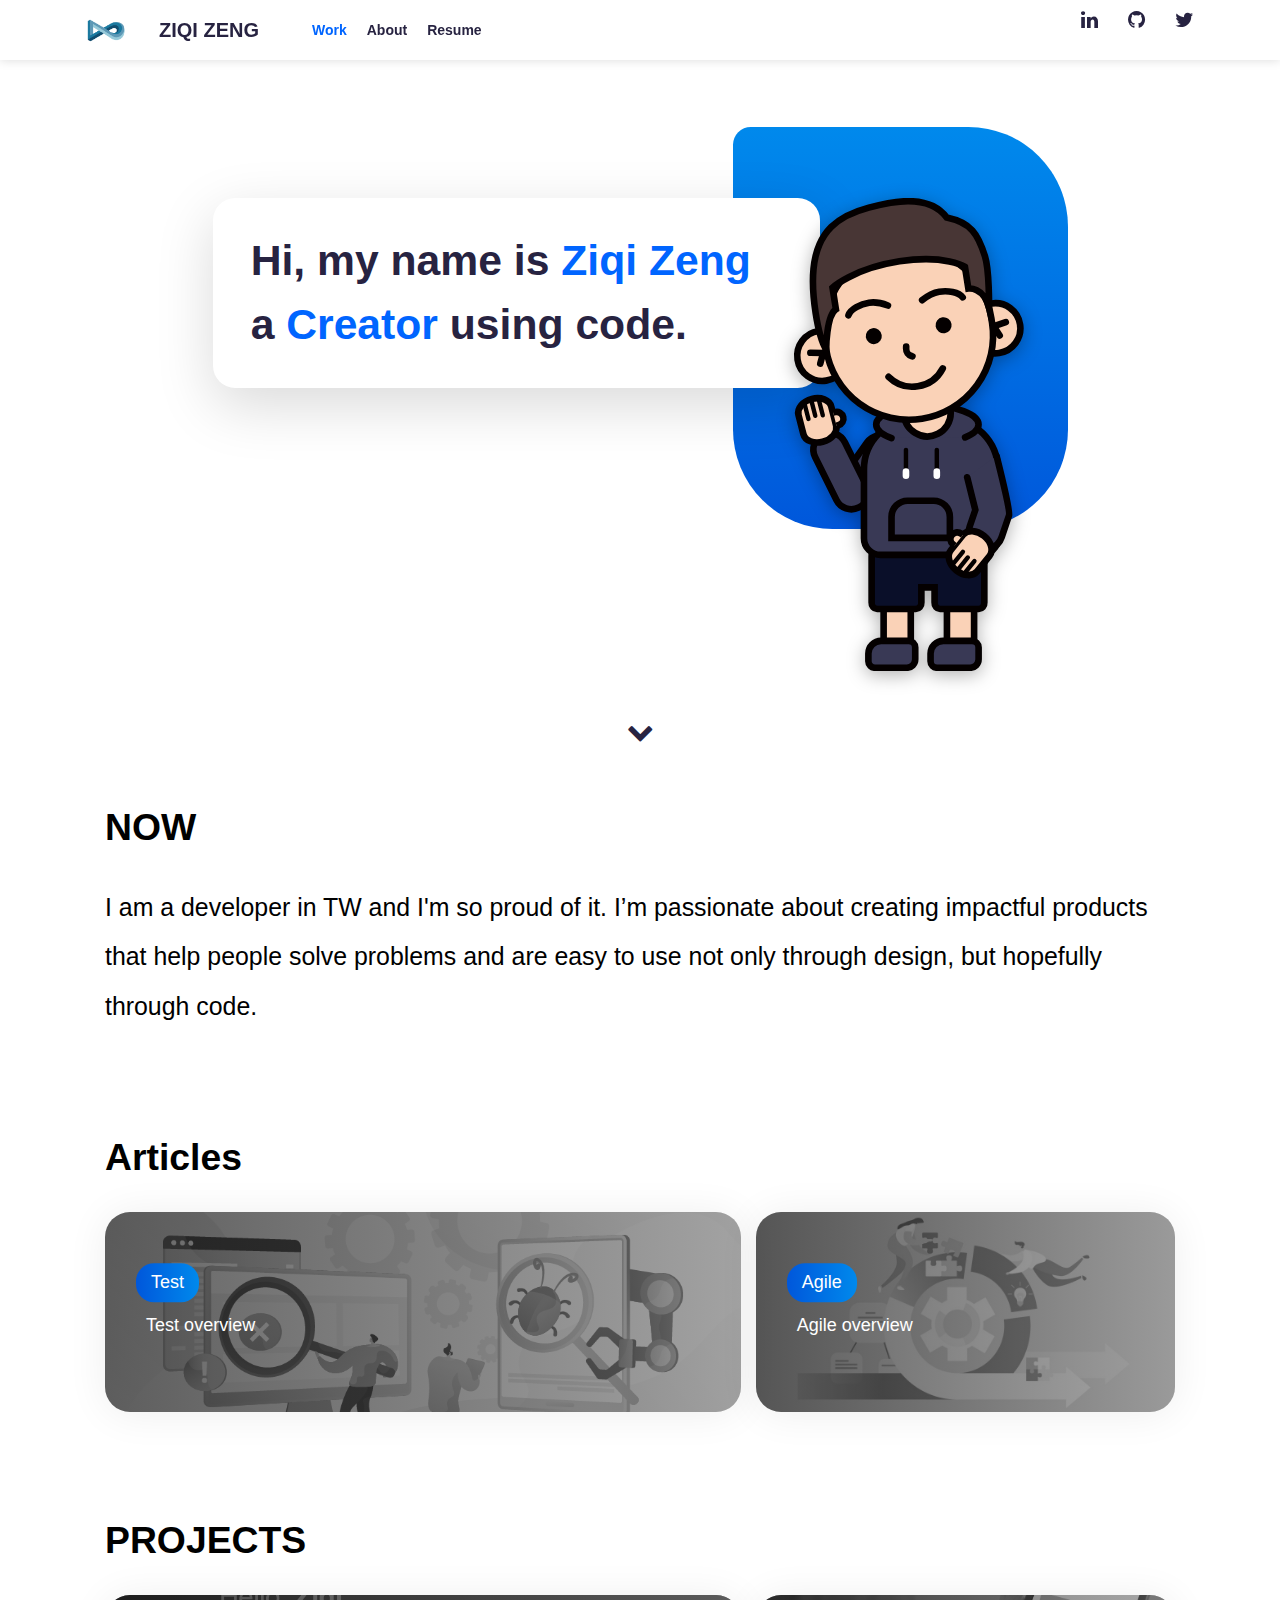
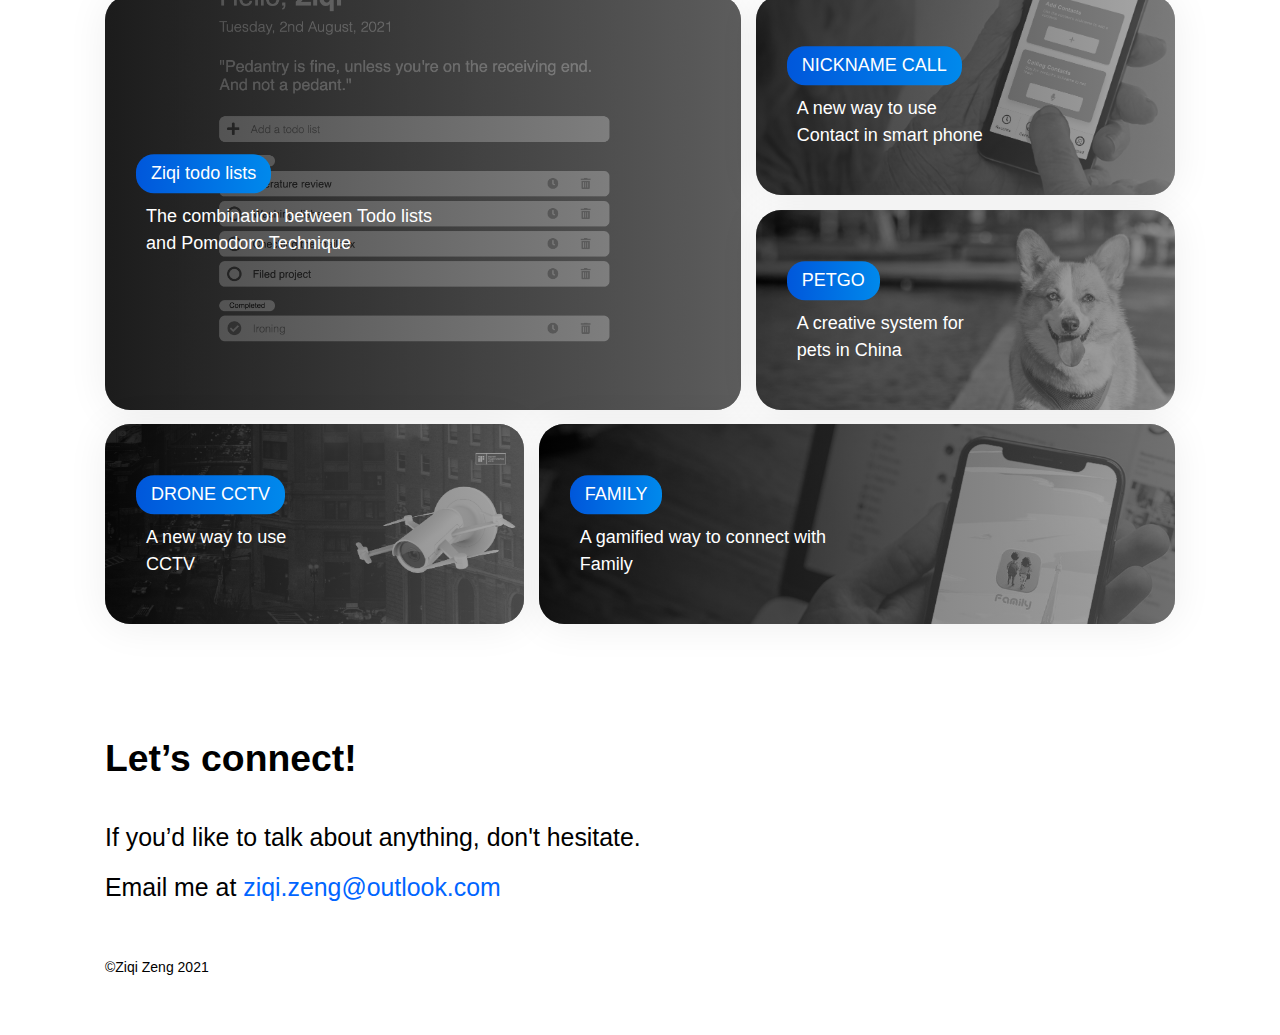
<file: index.html>
<!DOCTYPE html>
<html lang="en">

<head>
    <meta charset="UTF-8">
    <meta http-equiv="X-UA-Compatible" content="IE=edge">
    <!-- adding user-scalable=0, minimum-scale=1.0, maximum-scale=1.0 to make display or manipulate correctly -->
    <meta name="viewport"
          content="width=device-width, initial-scale=1.0, user-scalable=0, minimum-scale=1.0, maximum-scale=1.0">
    <!-- tag icon -->
    <link rel="shortcut icon" href="logo.png" type="image/x-icon">

    <!-- import normalize.css -->
    <link rel="stylesheet" href="css/normalize.css">


    <!-- change tab name -->
    <title>Ziqi Zeng</title>
    <!-- improve SEO -->
    <!-- don't need to add a tag <meta keywords> because google don't consider it as a ranking factor -->
    <meta name="description" content="Ziqi Zeng's portfolio focusing on Front-end development & UX design, this is a test for Teams link preview">

    <!-- required libraries -->
    <!-- for icons -->
    <link rel="stylesheet" href="https://cdnjs.cloudflare.com/ajax/libs/font-awesome/4.7.0/css/font-awesome.min.css"/>
    <!-- for animation of elements -->
    <!-- <script src="https://unpkg.com/scrollreveal"></script> -->
    <!-- decide if your elements animate repeatly -->
    <!-- <script>
        ScrollReveal({ reset: false });
    </script> -->
    <!-- import flexible.js to set font-size of body automatically based on the width of window of browsers -->
    <script src="js/flexible.js"></script>

    <!-- using BootStrap 4.x.x for better for better stability and more references -->
    <!-- maybe using original css and js is a good choice to learn -->
    <!-- <link rel="stylesheet" href="https://cdn.jsdelivr.net/npm/bootstrap@4.6.0/dist/css/bootstrap.min.css"
        integrity="sha384-B0vP5xmATw1+K9KRQjQERJvTumQW0nPEzvF6L/Z6nronJ3oUOFUFpCjEUQouq2+l" crossorigin="anonymous"> -->
    <!-- import index.css, this css must be under the bootstrap.css because it need to override the properties of bootstrap.css -->
    <link rel="stylesheet" href="./css/index.css">
</head>

<body>
<!-- nav start -->
<nav class="navbar">
    <a class="nav-logo" href="./index.html"><img width="40" height="40" src="images/logo.png" alt=""><span>Ziqi
                Zeng</span>
    </a>
    <button href="javascript:;" class="burger">
        <div class="line1"></div>
        <div class="line2"></div>
    </button>
    <div class="nav-con">
        <ul class="nav-con-left">
            <li class="nav-item">
                <a class="nav-link nav-current " href="#project">Work</span></a>
            </li>
            <li class="nav-item">
                <a class="nav-link" href="./about.html">About</a>
            </li>
            <li class="nav-item">
                <a class="nav-link" href="./documents/Resume.pdf">Resume</a>
            </li>
            <!-- <li class="nav-item">
                <a class="nav-link" href="#">Etc.</a>
            </li> -->
        </ul>
        <ul class="nav-con-right">
            <li class="nav-item">
                <a class="nav-link" href="https://www.linkedin.com/in/ziqi-zeng-a37843206/"><i
                        class="fa fa-linkedin"></i></a>
            </li>
            <li class="nav-item">
                <a class="nav-link" href="https://github.com/zzzziqi"><i class="fa fa-github"></i></a>
            </li>
            <li class="nav-item">
                <a class="nav-link" href="https://twitter.com/zzzziqi"><i class="fa fa-twitter"></i></a>
            </li>
        </ul>
    </div>

</nav>
<!-- nav end -->

<div class="container">
    <!-- Hero start -->
    <div class="hero">
        <div class="bg"></div>
        <div class="hero-text">
            <h1>Hi, my name is <span>Ziqi Zeng</span>
                a <span>Creator</span> using code.</h1>
        </div>
        <!-- <img src="images/selfie.svg" alt=""> -->
        <embed class="hero-image" src="images/selfie.svg"></embed>
        <!-- <div><img class="hero-image" src="images/selfie.svg" alt=""></div> -->
        <div class="scroll-down"><a href="#"><i class="fa fa-chevron-down"></i></a></div>
    </div>
    <!-- Hero end -->


    <!-- Brief start -->
    <div class="brief">
        <h4>NOW</h4>
        <p>I am a developer in TW and I'm so proud of it. I’m
            passionate about creating impactful products that help people solve problems and are easy to use not
            only through design, but hopefully through code.</p>
    </div>
    <!-- Brief end -->

    <!-- Project start -->
    <div class="project" id="project">
        <h4>Articles</h4>
        <ul class="project-container">
            <li class="project-item" style="height: 200px; width:100%">
                <a href="./articles/test">
                    <h6>Test</h6>
                    <h6>Test overview</h6>
                    <span class="mask"></span>
                    <img class="gray" src="./images/test.png" alt="">
                </a>
            </li>
            <li class="project-item" style="height: 200px; width: 100%">
                <a href="./articles/agile">
                    <h6>Agile</h6>
                    <h6>Agile overview</h6>
                    <span class="mask"></span>
                    <img class="gray" src="./images/agile.jpeg" alt="">
                </a>
            </li>
        </ul>

        <h4 >PROJECTS</h4>
        <ul class="project-container">
            <li class="project-item">
                <a href="./todolists-oop/index.html">
                    <h6>Ziqi todo lists</h6>
                    <h6>The combination between Todo lists and Pomodoro Technique</h6>
                    <span class="mask"></span>
                    <img class="gray" src="./images/TodoList.png" alt="">
                </a>
            </li>
            <li class="project-item">
                <a href="./nicknameCall.html">
                    <h6>NICKNAME CALL</h6>
                    <h6>A new way to use Contact in smart phone</h6>
                    <span class="mask"></span>
                    <img class="gray" src="./images/NicknameCall.jpg" alt="">
                </a>
            </li>
            <li class="project-item">
                <a href="./petGo.html">
                    <h6>PETGO</h6>
                    <h6>A creative system for pets in China</h6>
                    <span class="mask"></span>
                    <img class="gray" src="./images/PetGo.jpg" alt="">
                </a>
            </li>
            <li class="project-item">
                <a href="./droneCCTV.html">
                    <h6>DRONE CCTV</h6>
                    <h6>A new way to use CCTV</h6>
                    <span class="mask"></span>
                    <img class="gray" src="./images/DroneCCTV2.jpg" alt="">
                    <img class="gray drone-base" src="./images/DroneCCTV3.jpg" alt="">
                    <img class="gray drone" src="./images/DroneCCTV4.png" alt="">
                </a>
            </li>
            <li class="project-item">
                <a href="./family.html">
                    <h6>FAMILY</h6>
                    <h6>A gamified way to connect with Family</h6>
                    <span class="mask"></span>
                    <img class="gray" src="./images/Family.jpg" alt="">
                </a>
            </li>
            <!-- <li class="project-item">
                <a href="javascript:;">
                    <h6>SMART RECIPE</h6>
                    <h6>Coming soooooooon</h6>
                    <span class="mask"></span>
                    <img class="gray" src="./images/Smart Recipe.jpg" alt="">
                </a>
            </li> -->
        </ul>
    </div>
    <!-- Project End -->
    <div class="connect">
        <h4>Let’s connect!</h4>
        <p>If you’d like to talk about anything, don't hesitate.<br/>
            Email me at <a href="mailto:ziqi.zeng@outlook.com">ziqi.zeng@outlook.com</a>
        </p>
        <a href="#" class="btt"><i class="fa fa-chevron-up">
            <p>Back to top</p>
        </i></a>
        <small>&copy;Ziqi Zeng 2021</small>
    </div>
</div>

<script src="js/index.js"></script>
</body>

</html>
</file>
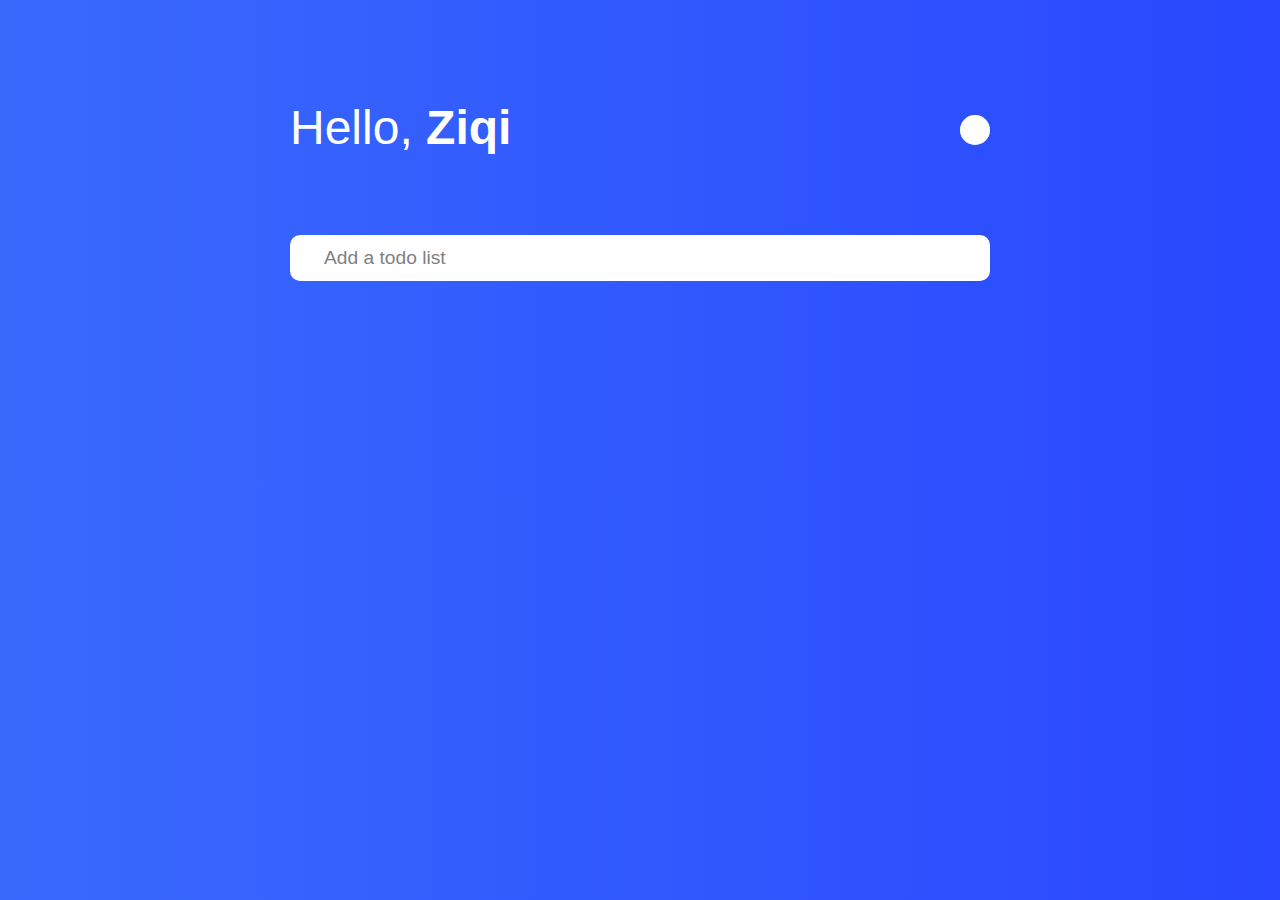
<file: todolists-oop/index.html>
<!DOCTYPE html>
<html lang="en">

<head>
    <meta charset="UTF-8">
    <meta http-equiv="X-UA-Compatible" content="IE=edge">
    <meta name="viewport" content="width=device-width, initial-scale=1.0">
    <title>Document</title>
    <link rel="stylesheet" href="style.css">
    <link rel="stylesheet" href="https://cdnjs.cloudflare.com/ajax/libs/font-awesome/5.15.3/css/all.min.css"
        integrity="sha512-iBBXm8fW90+nuLcSKlbmrPcLa0OT92xO1BIsZ+ywDWZCvqsWgccV3gFoRBv0z+8dLJgyAHIhR35VZc2oM/gI1w=="
        crossorigin="anonymous" referrerpolicy="no-referrer" />

</head>

<body>
    <div class="todo-container">

        <!-- <iframe width="560px" height="315px" min-width="320px" max-width="700px" class="music-video"
            onclick="onPlayerStateChange()" src="https://www.youtube-nocookie.com/embed/5qap5aO4i9A?"
            title="YouTube video player" frameborder="0"
            allow="accelerometer; autoplay; clipboard-write; encrypted-media; gyroscope; picture-in-picture"
            allowfullscreen></iframe> -->
        <div id="player" class="music-video"></div>
        <div class="title">
            <h1>Hello, <em>Ziqi</em></h1>
            <h3 class="date"></h3>
            <h1 class="inspiration"></h1>
            <button class="music"><i class="fas fa-music"></i>
                <div class="shadow"></div>
                <div class="shadow"></div>
            </button>
            <!-- <button class="more-option">
                <ul class="more-icon">
                    <li></li>
                    <li></li>
                    <li></li>
                </ul>
            </button> -->
        </div>
        <div class="adding">
            <button class="adding-icon"><i class="fas fa-plus"></i></button>
            <input type="text" placeholder="Add a todo list" maxlength="30" spellcheck="false"></input>
        </div>
        <!-- <div class="progress">
            <div class="progress-external-bar">
            </div>
            <p class="progress-text">I’m making progress!</p>
        </div> -->


        <div class="todo-lists">
            <h5 class="todo-lists-title">To do lists</h5>
            <ul class="todo-list-container">
            </ul>
        </div>

        <div class="completed">
            <h5 class="completed-title">Completed</h5>
            <ul class="completed-container">
            </ul>
        </div>
        <div class="delete-list-warning">
            <div class="panel">
                <h6></h6>
                <p>You won't be able to undo this action.</p>
                <div class="warnig-control">
                    <button class="cancel">cancel</button>
                    <button class="confirm-delete">Delete list</button>
                </div>
            </div>
        </div>
        <audio src="./audio/finish.wav" class="prompt"></audio>
        <audio src="./audio/clock alarm.wav" class="timesup"></audio>
    </div>
    <script src="https://www.youtube.com/iframe_api"></script>
    <script src="app.js"></script>
</body>

</html>
</file>
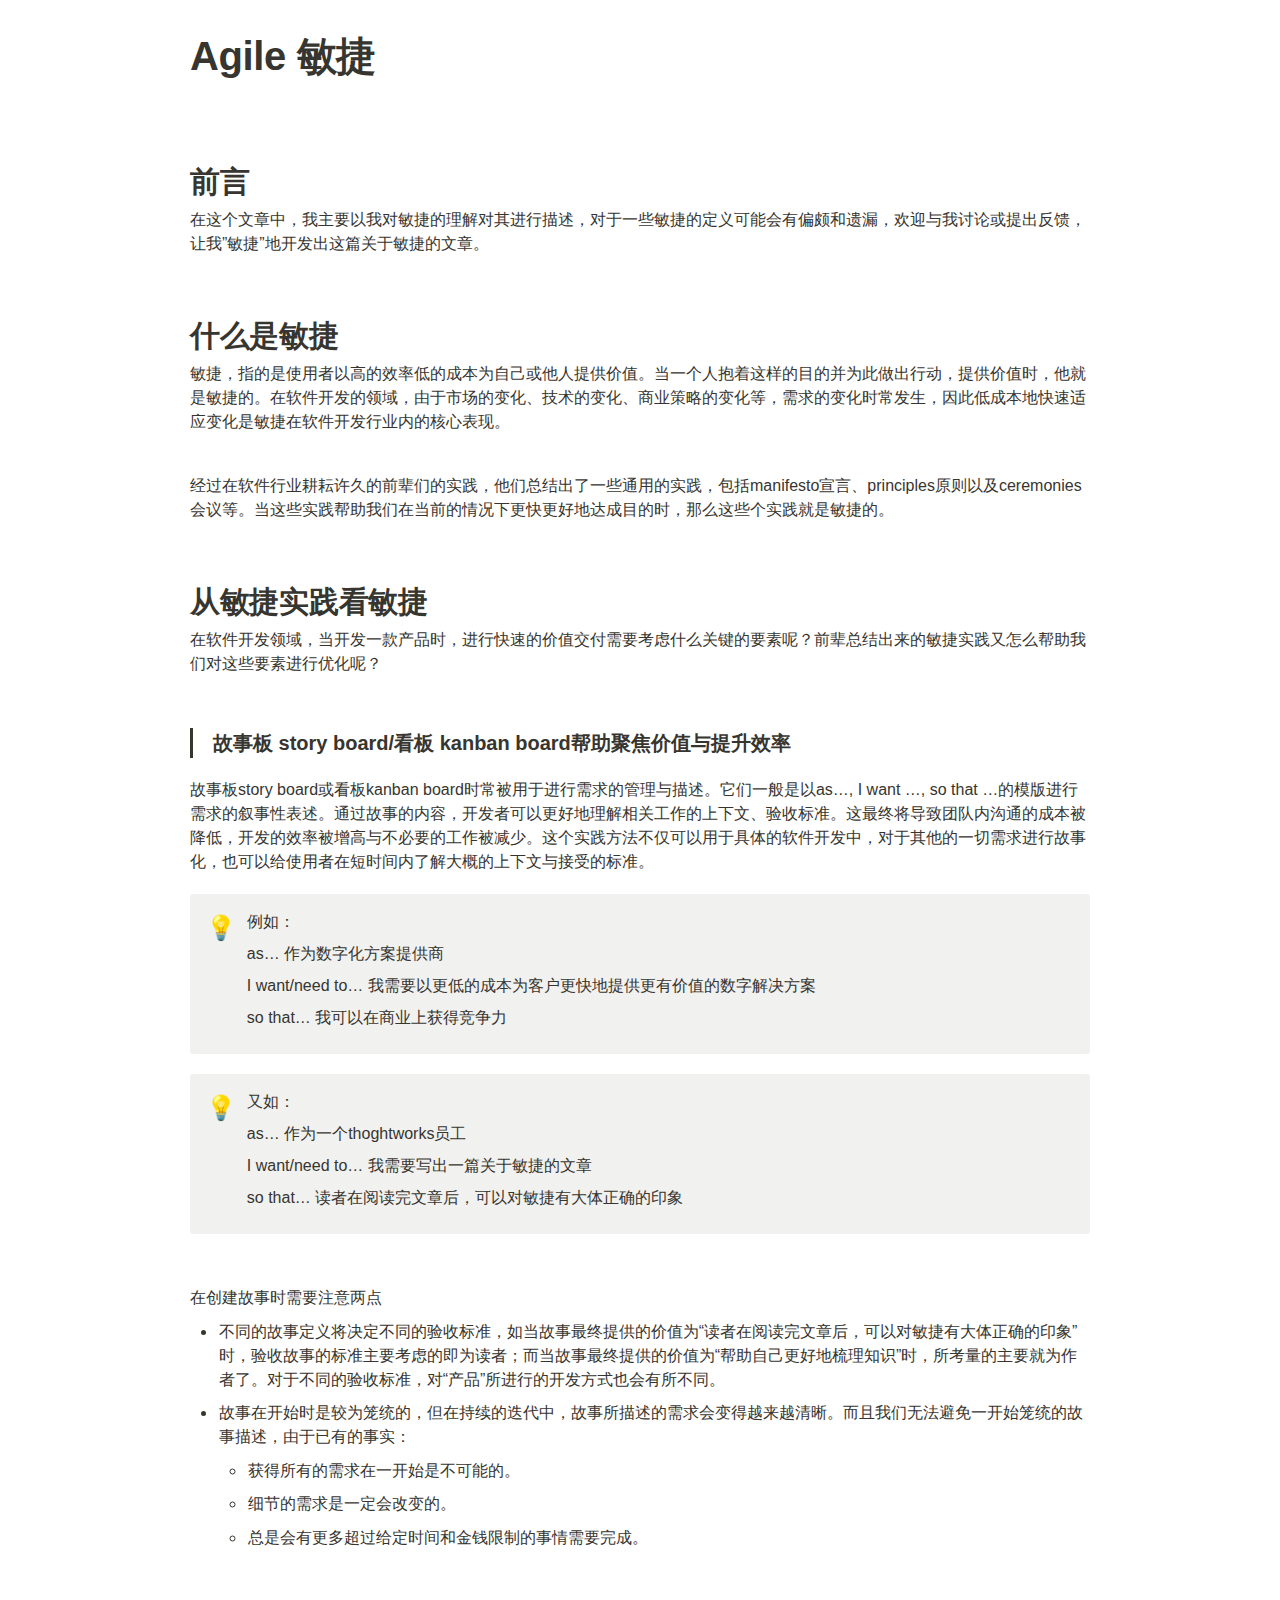
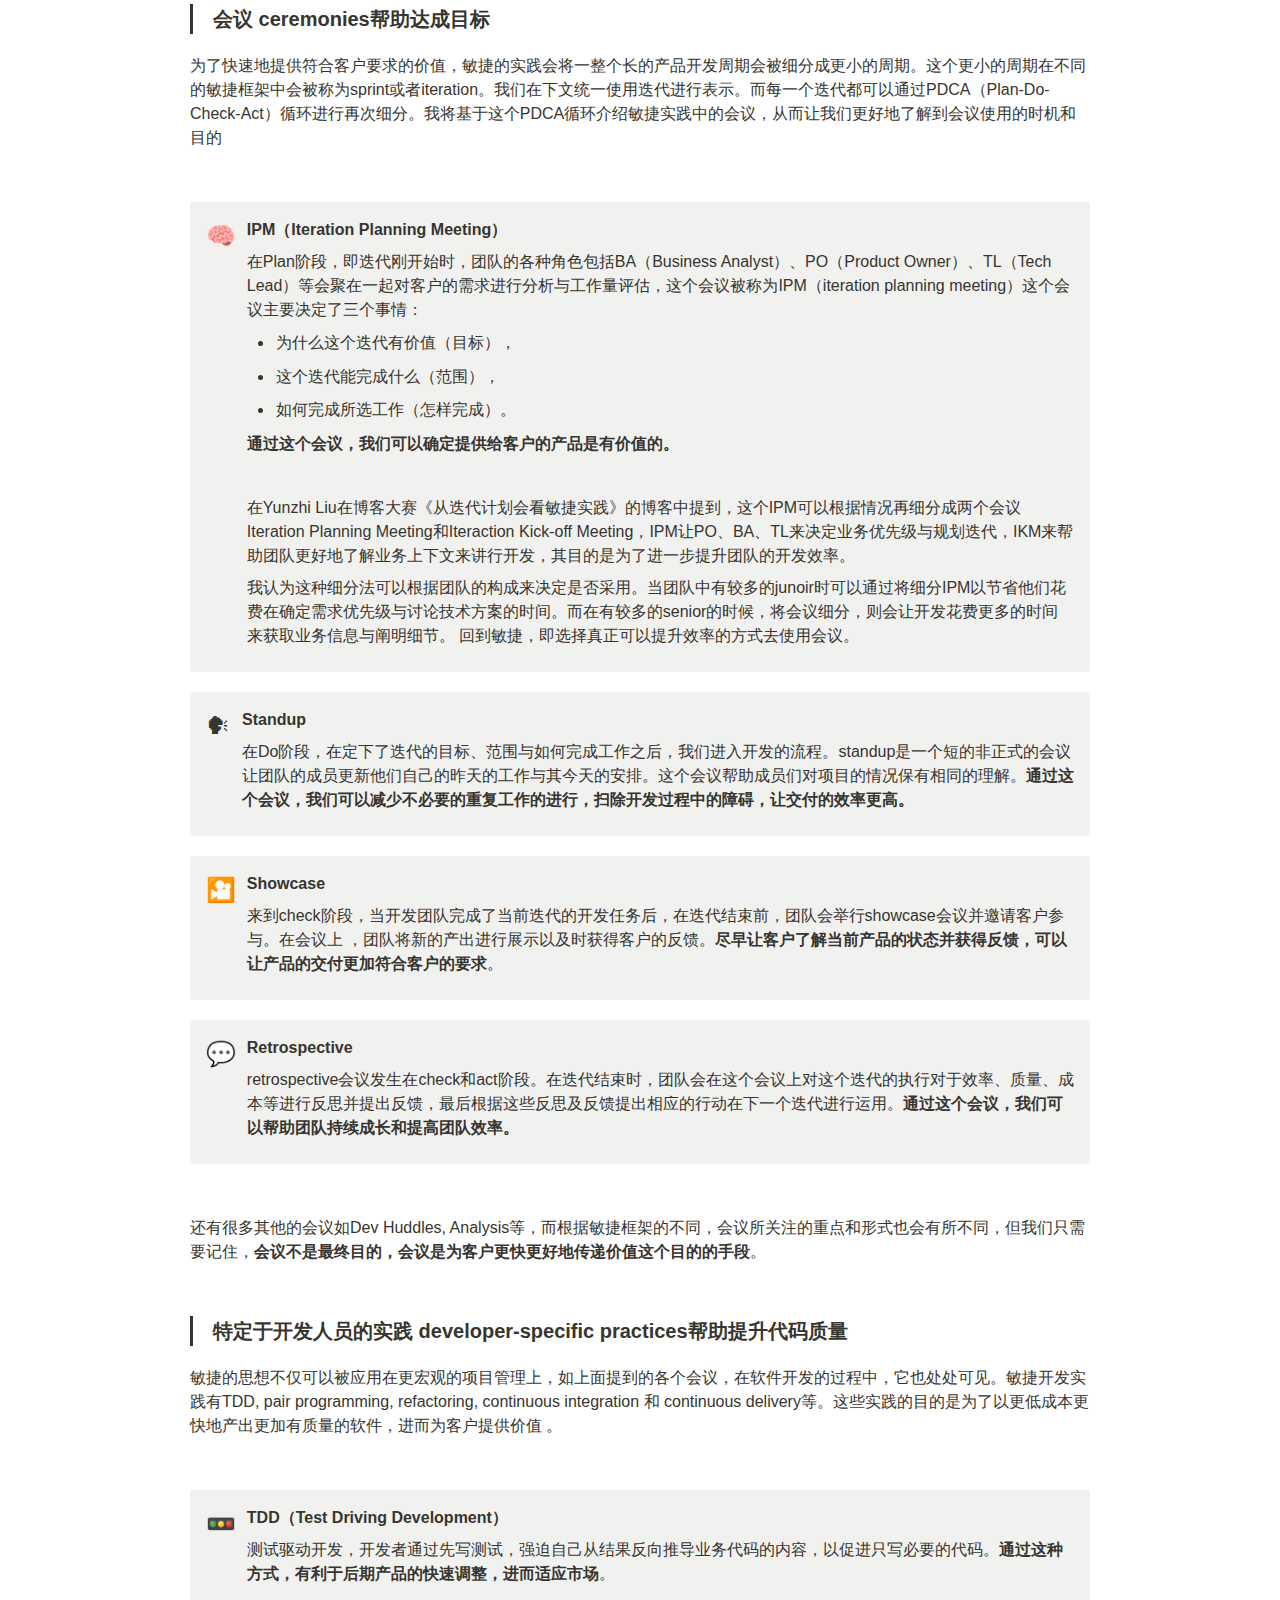
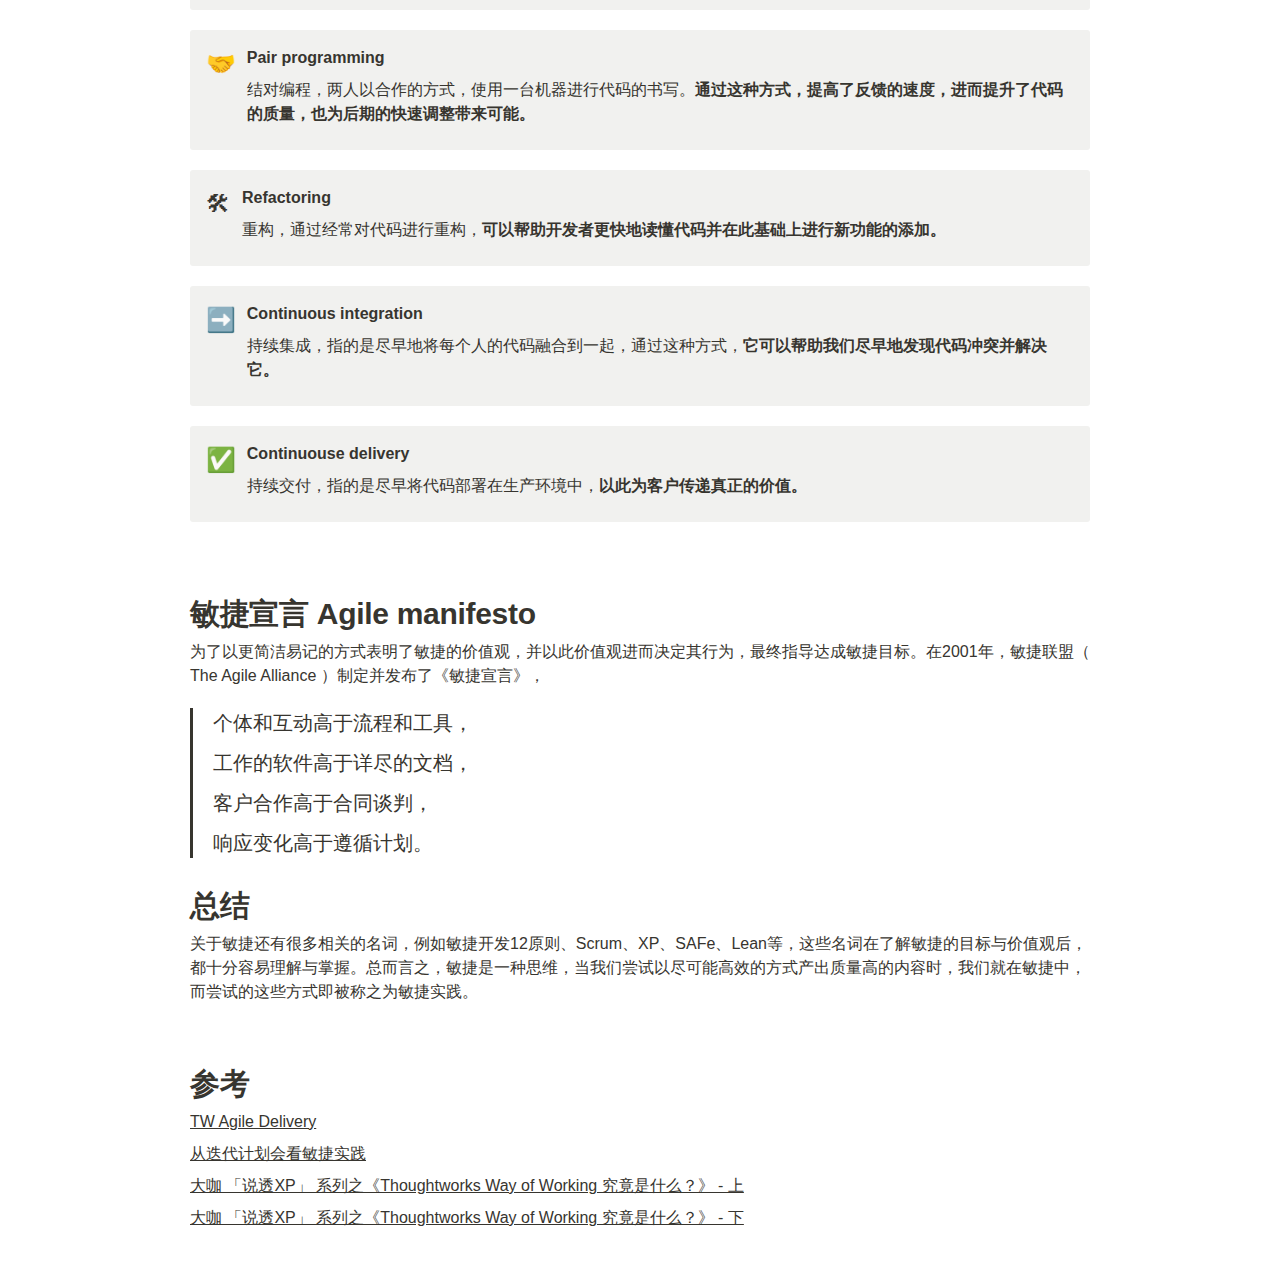
<file: articles/agile/index.html>
<html><head><meta http-equiv="Content-Type" content="text/html; charset=utf-8"/><title>Agile 敏捷</title><link rel="shortcut icon" href="../../logo.png" type="image/x-icon"><style>
/* cspell:disable-file */
/* webkit printing magic: print all background colors */
html {
	-webkit-print-color-adjust: exact;
}
* {
	box-sizing: border-box;
	-webkit-print-color-adjust: exact;
}

html,
body {
	margin: 0;
	padding: 0;
}
@media only screen {
	body {
		margin: 2em auto;
		max-width: 900px;
		color: rgb(55, 53, 47);
	}
}

body {
	line-height: 1.5;
	white-space: pre-wrap;
}

a,
a.visited {
	color: inherit;
	text-decoration: underline;
}

.pdf-relative-link-path {
	font-size: 80%;
	color: #444;
}

h1,
h2,
h3 {
	letter-spacing: -0.01em;
	line-height: 1.2;
	font-weight: 600;
	margin-bottom: 0;
}

.page-title {
	font-size: 2.5rem;
	font-weight: 700;
	margin-top: 0;
	margin-bottom: 0.75em;
}

h1 {
	font-size: 1.875rem;
	margin-top: 1.875rem;
}

h2 {
	font-size: 1.5rem;
	margin-top: 1.5rem;
}

h3 {
	font-size: 1.25rem;
	margin-top: 1.25rem;
}

.source {
	border: 1px solid #ddd;
	border-radius: 3px;
	padding: 1.5em;
	word-break: break-all;
}

.callout {
	border-radius: 3px;
	padding: 1rem;
}

figure {
	margin: 1.25em 0;
	page-break-inside: avoid;
}

figcaption {
	opacity: 0.5;
	font-size: 85%;
	margin-top: 0.5em;
}

mark {
	background-color: transparent;
}

.indented {
	padding-left: 1.5em;
}

hr {
	background: transparent;
	display: block;
	width: 100%;
	height: 1px;
	visibility: visible;
	border: none;
	border-bottom: 1px solid rgba(55, 53, 47, 0.09);
}

img {
	max-width: 100%;
}

@media only print {
	img {
		max-height: 100vh;
		object-fit: contain;
	}
}

@page {
	margin: 1in;
}

.collection-content {
	font-size: 0.875rem;
}

.column-list {
	display: flex;
	justify-content: space-between;
}

.column {
	padding: 0 1em;
}

.column:first-child {
	padding-left: 0;
}

.column:last-child {
	padding-right: 0;
}

.table_of_contents-item {
	display: block;
	font-size: 0.875rem;
	line-height: 1.3;
	padding: 0.125rem;
}

.table_of_contents-indent-1 {
	margin-left: 1.5rem;
}

.table_of_contents-indent-2 {
	margin-left: 3rem;
}

.table_of_contents-indent-3 {
	margin-left: 4.5rem;
}

.table_of_contents-link {
	text-decoration: none;
	opacity: 0.7;
	border-bottom: 1px solid rgba(55, 53, 47, 0.18);
}

table,
th,
td {
	border: 1px solid rgba(55, 53, 47, 0.09);
	border-collapse: collapse;
}

table {
	border-left: none;
	border-right: none;
}

th,
td {
	font-weight: normal;
	padding: 0.25em 0.5em;
	line-height: 1.5;
	min-height: 1.5em;
	text-align: left;
}

th {
	color: rgba(55, 53, 47, 0.6);
}

ol,
ul {
	margin: 0;
	margin-block-start: 0.6em;
	margin-block-end: 0.6em;
}

li > ol:first-child,
li > ul:first-child {
	margin-block-start: 0.6em;
}

ul > li {
	list-style: disc;
}

ul.to-do-list {
	text-indent: -1.7em;
}

ul.to-do-list > li {
	list-style: none;
}

.to-do-children-checked {
	text-decoration: line-through;
	opacity: 0.375;
}

ul.toggle > li {
	list-style: none;
}

ul {
	padding-inline-start: 1.7em;
}

ul > li {
	padding-left: 0.1em;
}

ol {
	padding-inline-start: 1.6em;
}

ol > li {
	padding-left: 0.2em;
}

.mono ol {
	padding-inline-start: 2em;
}

.mono ol > li {
	text-indent: -0.4em;
}

.toggle {
	padding-inline-start: 0em;
	list-style-type: none;
}

/* Indent toggle children */
.toggle > li > details {
	padding-left: 1.7em;
}

.toggle > li > details > summary {
	margin-left: -1.1em;
}

.selected-value {
	display: inline-block;
	padding: 0 0.5em;
	background: rgba(206, 205, 202, 0.5);
	border-radius: 3px;
	margin-right: 0.5em;
	margin-top: 0.3em;
	margin-bottom: 0.3em;
	white-space: nowrap;
}

.collection-title {
	display: inline-block;
	margin-right: 1em;
}

.simple-table {
	margin-top: 1em;
	font-size: 0.875rem;
	empty-cells: show;
}
.simple-table td {
	height: 29px;
	min-width: 120px;
}

.simple-table th {
	height: 29px;
	min-width: 120px;
}

.simple-table-header-color {
	background: rgb(247, 246, 243);
	color: black;
}
.simple-table-header {
	font-weight: 500;
}

time {
	opacity: 0.5;
}

.icon {
	display: inline-block;
	max-width: 1.2em;
	max-height: 1.2em;
	text-decoration: none;
	vertical-align: text-bottom;
	margin-right: 0.5em;
}

img.icon {
	border-radius: 3px;
}

.user-icon {
	width: 1.5em;
	height: 1.5em;
	border-radius: 100%;
	margin-right: 0.5rem;
}

.user-icon-inner {
	font-size: 0.8em;
}

.text-icon {
	border: 1px solid #000;
	text-align: center;
}

.page-cover-image {
	display: block;
	object-fit: cover;
	width: 100%;
	max-height: 30vh;
}

.page-header-icon {
	font-size: 3rem;
	margin-bottom: 1rem;
}

.page-header-icon-with-cover {
	margin-top: -0.72em;
	margin-left: 0.07em;
}

.page-header-icon img {
	border-radius: 3px;
}

.link-to-page {
	margin: 1em 0;
	padding: 0;
	border: none;
	font-weight: 500;
}

p > .user {
	opacity: 0.5;
}

td > .user,
td > time {
	white-space: nowrap;
}

input[type="checkbox"] {
	transform: scale(1.5);
	margin-right: 0.6em;
	vertical-align: middle;
}

p {
	margin-top: 0.5em;
	margin-bottom: 0.5em;
}

.image {
	border: none;
	margin: 1.5em 0;
	padding: 0;
	border-radius: 0;
	text-align: center;
}

.code,
code {
	background: rgba(135, 131, 120, 0.15);
	border-radius: 3px;
	padding: 0.2em 0.4em;
	border-radius: 3px;
	font-size: 85%;
	tab-size: 2;
}

code {
	color: #eb5757;
}

.code {
	padding: 1.5em 1em;
}

.code-wrap {
	white-space: pre-wrap;
	word-break: break-all;
}

.code > code {
	background: none;
	padding: 0;
	font-size: 100%;
	color: inherit;
}

blockquote {
	font-size: 1.25em;
	margin: 1em 0;
	padding-left: 1em;
	border-left: 3px solid rgb(55, 53, 47);
}

.bookmark {
	text-decoration: none;
	max-height: 8em;
	padding: 0;
	display: flex;
	width: 100%;
	align-items: stretch;
}

.bookmark-title {
	font-size: 0.85em;
	overflow: hidden;
	text-overflow: ellipsis;
	height: 1.75em;
	white-space: nowrap;
}

.bookmark-text {
	display: flex;
	flex-direction: column;
}

.bookmark-info {
	flex: 4 1 180px;
	padding: 12px 14px 14px;
	display: flex;
	flex-direction: column;
	justify-content: space-between;
}

.bookmark-image {
	width: 33%;
	flex: 1 1 180px;
	display: block;
	position: relative;
	object-fit: cover;
	border-radius: 1px;
}

.bookmark-description {
	color: rgba(55, 53, 47, 0.6);
	font-size: 0.75em;
	overflow: hidden;
	max-height: 4.5em;
	word-break: break-word;
}

.bookmark-href {
	font-size: 0.75em;
	margin-top: 0.25em;
}

.sans { font-family: ui-sans-serif, -apple-system, BlinkMacSystemFont, "Segoe UI", Helvetica, "Apple Color Emoji", Arial, sans-serif, "Segoe UI Emoji", "Segoe UI Symbol"; }
.code { font-family: "SFMono-Regular", Menlo, Consolas, "PT Mono", "Liberation Mono", Courier, monospace; }
.serif { font-family: Lyon-Text, Georgia, ui-serif, serif; }
.mono { font-family: iawriter-mono, Nitti, Menlo, Courier, monospace; }
.pdf .sans { font-family: Inter, ui-sans-serif, -apple-system, BlinkMacSystemFont, "Segoe UI", Helvetica, "Apple Color Emoji", Arial, sans-serif, "Segoe UI Emoji", "Segoe UI Symbol", 'Twemoji', 'Noto Color Emoji', 'Noto Sans CJK JP'; }
.pdf:lang(zh-CN) .sans { font-family: Inter, ui-sans-serif, -apple-system, BlinkMacSystemFont, "Segoe UI", Helvetica, "Apple Color Emoji", Arial, sans-serif, "Segoe UI Emoji", "Segoe UI Symbol", 'Twemoji', 'Noto Color Emoji', 'Noto Sans CJK SC'; }
.pdf:lang(zh-TW) .sans { font-family: Inter, ui-sans-serif, -apple-system, BlinkMacSystemFont, "Segoe UI", Helvetica, "Apple Color Emoji", Arial, sans-serif, "Segoe UI Emoji", "Segoe UI Symbol", 'Twemoji', 'Noto Color Emoji', 'Noto Sans CJK TC'; }
.pdf:lang(ko-KR) .sans { font-family: Inter, ui-sans-serif, -apple-system, BlinkMacSystemFont, "Segoe UI", Helvetica, "Apple Color Emoji", Arial, sans-serif, "Segoe UI Emoji", "Segoe UI Symbol", 'Twemoji', 'Noto Color Emoji', 'Noto Sans CJK KR'; }
.pdf .code { font-family: Source Code Pro, "SFMono-Regular", Menlo, Consolas, "PT Mono", "Liberation Mono", Courier, monospace, 'Twemoji', 'Noto Color Emoji', 'Noto Sans Mono CJK JP'; }
.pdf:lang(zh-CN) .code { font-family: Source Code Pro, "SFMono-Regular", Menlo, Consolas, "PT Mono", "Liberation Mono", Courier, monospace, 'Twemoji', 'Noto Color Emoji', 'Noto Sans Mono CJK SC'; }
.pdf:lang(zh-TW) .code { font-family: Source Code Pro, "SFMono-Regular", Menlo, Consolas, "PT Mono", "Liberation Mono", Courier, monospace, 'Twemoji', 'Noto Color Emoji', 'Noto Sans Mono CJK TC'; }
.pdf:lang(ko-KR) .code { font-family: Source Code Pro, "SFMono-Regular", Menlo, Consolas, "PT Mono", "Liberation Mono", Courier, monospace, 'Twemoji', 'Noto Color Emoji', 'Noto Sans Mono CJK KR'; }
.pdf .serif { font-family: PT Serif, Lyon-Text, Georgia, ui-serif, serif, 'Twemoji', 'Noto Color Emoji', 'Noto Serif CJK JP'; }
.pdf:lang(zh-CN) .serif { font-family: PT Serif, Lyon-Text, Georgia, ui-serif, serif, 'Twemoji', 'Noto Color Emoji', 'Noto Serif CJK SC'; }
.pdf:lang(zh-TW) .serif { font-family: PT Serif, Lyon-Text, Georgia, ui-serif, serif, 'Twemoji', 'Noto Color Emoji', 'Noto Serif CJK TC'; }
.pdf:lang(ko-KR) .serif { font-family: PT Serif, Lyon-Text, Georgia, ui-serif, serif, 'Twemoji', 'Noto Color Emoji', 'Noto Serif CJK KR'; }
.pdf .mono { font-family: PT Mono, iawriter-mono, Nitti, Menlo, Courier, monospace, 'Twemoji', 'Noto Color Emoji', 'Noto Sans Mono CJK JP'; }
.pdf:lang(zh-CN) .mono { font-family: PT Mono, iawriter-mono, Nitti, Menlo, Courier, monospace, 'Twemoji', 'Noto Color Emoji', 'Noto Sans Mono CJK SC'; }
.pdf:lang(zh-TW) .mono { font-family: PT Mono, iawriter-mono, Nitti, Menlo, Courier, monospace, 'Twemoji', 'Noto Color Emoji', 'Noto Sans Mono CJK TC'; }
.pdf:lang(ko-KR) .mono { font-family: PT Mono, iawriter-mono, Nitti, Menlo, Courier, monospace, 'Twemoji', 'Noto Color Emoji', 'Noto Sans Mono CJK KR'; }
.highlight-default {
	color: rgba(55, 53, 47, 1);
}
.highlight-gray {
	color: rgba(120, 119, 116, 1);
	fill: rgba(120, 119, 116, 1);
}
.highlight-brown {
	color: rgba(159, 107, 83, 1);
	fill: rgba(159, 107, 83, 1);
}
.highlight-orange {
	color: rgba(217, 115, 13, 1);
	fill: rgba(217, 115, 13, 1);
}
.highlight-yellow {
	color: rgba(203, 145, 47, 1);
	fill: rgba(203, 145, 47, 1);
}
.highlight-teal {
	color: rgba(68, 131, 97, 1);
	fill: rgba(68, 131, 97, 1);
}
.highlight-blue {
	color: rgba(51, 126, 169, 1);
	fill: rgba(51, 126, 169, 1);
}
.highlight-purple {
	color: rgba(144, 101, 176, 1);
	fill: rgba(144, 101, 176, 1);
}
.highlight-pink {
	color: rgba(193, 76, 138, 1);
	fill: rgba(193, 76, 138, 1);
}
.highlight-red {
	color: rgba(212, 76, 71, 1);
	fill: rgba(212, 76, 71, 1);
}
.highlight-gray_background {
	background: rgba(241, 241, 239, 1);
}
.highlight-brown_background {
	background: rgba(244, 238, 238, 1);
}
.highlight-orange_background {
	background: rgba(251, 236, 221, 1);
}
.highlight-yellow_background {
	background: rgba(251, 243, 219, 1);
}
.highlight-teal_background {
	background: rgba(237, 243, 236, 1);
}
.highlight-blue_background {
	background: rgba(231, 243, 248, 1);
}
.highlight-purple_background {
	background: rgba(244, 240, 247, 0.8);
}
.highlight-pink_background {
	background: rgba(249, 238, 243, 0.8);
}
.highlight-red_background {
	background: rgba(253, 235, 236, 1);
}
.block-color-default {
	color: inherit;
	fill: inherit;
}
.block-color-gray {
	color: rgba(120, 119, 116, 1);
	fill: rgba(120, 119, 116, 1);
}
.block-color-brown {
	color: rgba(159, 107, 83, 1);
	fill: rgba(159, 107, 83, 1);
}
.block-color-orange {
	color: rgba(217, 115, 13, 1);
	fill: rgba(217, 115, 13, 1);
}
.block-color-yellow {
	color: rgba(203, 145, 47, 1);
	fill: rgba(203, 145, 47, 1);
}
.block-color-teal {
	color: rgba(68, 131, 97, 1);
	fill: rgba(68, 131, 97, 1);
}
.block-color-blue {
	color: rgba(51, 126, 169, 1);
	fill: rgba(51, 126, 169, 1);
}
.block-color-purple {
	color: rgba(144, 101, 176, 1);
	fill: rgba(144, 101, 176, 1);
}
.block-color-pink {
	color: rgba(193, 76, 138, 1);
	fill: rgba(193, 76, 138, 1);
}
.block-color-red {
	color: rgba(212, 76, 71, 1);
	fill: rgba(212, 76, 71, 1);
}
.block-color-gray_background {
	background: rgba(241, 241, 239, 1);
}
.block-color-brown_background {
	background: rgba(244, 238, 238, 1);
}
.block-color-orange_background {
	background: rgba(251, 236, 221, 1);
}
.block-color-yellow_background {
	background: rgba(251, 243, 219, 1);
}
.block-color-teal_background {
	background: rgba(237, 243, 236, 1);
}
.block-color-blue_background {
	background: rgba(231, 243, 248, 1);
}
.block-color-purple_background {
	background: rgba(244, 240, 247, 0.8);
}
.block-color-pink_background {
	background: rgba(249, 238, 243, 0.8);
}
.block-color-red_background {
	background: rgba(253, 235, 236, 1);
}
.select-value-color-pink { background-color: rgba(245, 224, 233, 1); }
.select-value-color-purple { background-color: rgba(232, 222, 238, 1); }
.select-value-color-green { background-color: rgba(219, 237, 219, 1); }
.select-value-color-gray { background-color: rgba(227, 226, 224, 1); }
.select-value-color-opaquegray { background-color: rgba(255, 255, 255, 0.0375); }
.select-value-color-orange { background-color: rgba(250, 222, 201, 1); }
.select-value-color-brown { background-color: rgba(238, 224, 218, 1); }
.select-value-color-red { background-color: rgba(255, 226, 221, 1); }
.select-value-color-yellow { background-color: rgba(253, 236, 200, 1); }
.select-value-color-blue { background-color: rgba(211, 229, 239, 1); }

.checkbox {
	display: inline-flex;
	vertical-align: text-bottom;
	width: 16;
	height: 16;
	background-size: 16px;
	margin-left: 2px;
	margin-right: 5px;
}

.checkbox-on {
	background-image: url("data:image/svg+xml;charset=UTF-8,%3Csvg%20width%3D%2216%22%20height%3D%2216%22%20viewBox%3D%220%200%2016%2016%22%20fill%3D%22none%22%20xmlns%3D%22http%3A%2F%2Fwww.w3.org%2F2000%2Fsvg%22%3E%0A%3Crect%20width%3D%2216%22%20height%3D%2216%22%20fill%3D%22%2358A9D7%22%2F%3E%0A%3Cpath%20d%3D%22M6.71429%2012.2852L14%204.9995L12.7143%203.71436L6.71429%209.71378L3.28571%206.2831L2%207.57092L6.71429%2012.2852Z%22%20fill%3D%22white%22%2F%3E%0A%3C%2Fsvg%3E");
}

.checkbox-off {
	background-image: url("data:image/svg+xml;charset=UTF-8,%3Csvg%20width%3D%2216%22%20height%3D%2216%22%20viewBox%3D%220%200%2016%2016%22%20fill%3D%22none%22%20xmlns%3D%22http%3A%2F%2Fwww.w3.org%2F2000%2Fsvg%22%3E%0A%3Crect%20x%3D%220.75%22%20y%3D%220.75%22%20width%3D%2214.5%22%20height%3D%2214.5%22%20fill%3D%22white%22%20stroke%3D%22%2336352F%22%20stroke-width%3D%221.5%22%2F%3E%0A%3C%2Fsvg%3E");
}
	
</style></head><body><article id="dc1560f3-cf82-4282-b8e7-a92aef618973" class="page sans"><header><h1 class="page-title">Agile 敏捷</h1></header><div class="page-body"><p id="1eac5b88-ffea-46dd-bdcf-5e11c913b5d5" class="">
</p><h1 id="e947b372-d189-4f63-9861-eed5fd825cd9" class="">前言</h1><p id="96e5279f-0702-4e01-9ada-6818aca05069" class="">在这个文章中，我主要以我对敏捷的理解对其进行描述，对于一些敏捷的定义可能会有偏颇和遗漏，欢迎与我讨论或提出反馈，让我”敏捷”地开发出这篇关于敏捷的文章。</p><p id="62a582bf-d17c-4a89-bcc3-63b35844daad" class="">
</p><h1 id="f9e1ae62-bdad-4b3a-9500-34c1d021431f" class="">什么是敏捷 </h1><p id="4a68492d-6b32-4a95-a005-e4f1a876de41" class="">敏捷，指的是使用者以高的效率低的成本为自己或他人提供价值。当一个人抱着这样的目的并为此做出行动，提供价值时，他就是敏捷的。在软件开发的领域，由于市场的变化、技术的变化、商业策略的变化等，需求的变化时常发生，因此低成本地快速适应变化是敏捷在软件开发行业内的核心表现。</p><p id="46085f31-e896-470c-af7f-a62669b2ea30" class="">
</p><p id="ef5e637a-5acc-4509-9f10-154d0857b81b" class="">经过在软件行业耕耘许久的前辈们的实践，他们总结出了一些通用的实践，包括manifesto宣言、principles原则以及ceremonies会议等。当这些实践帮助我们在当前的情况下更快更好地达成目的时，那么这些个实践就是敏捷的。</p><p id="191a8771-5092-4494-8223-771fda91b8f5" class="">
</p><h1 id="e3504744-c4fd-4e67-bd90-2a79e0dbbda1" class="">从敏捷实践看敏捷</h1><p id="ffc8a44d-d324-48d2-ab1c-4f53a0d1e600" class="">在软件开发领域，当开发一款产品时，进行快速的价值交付需要考虑什么关键的要素呢？前辈总结出来的敏捷实践又怎么帮助我们对这些要素进行优化呢？</p><p id="27ccba17-344a-457a-a241-adb098b0bccd" class="">
</p><blockquote id="4f4c3325-0d8e-4252-ba1b-d80bb1532813" class=""><strong>故事板 story board/看板 kanban board帮助聚焦价值与提升效率</strong></blockquote><p id="9bc0b9aa-9db4-4b80-9cd9-c501d281cb3a" class="">故事板story board或看板kanban board时常被用于进行需求的管理与描述。它们一般是以as…, I want …, so that …的模版进行需求的叙事性表述。通过故事的内容，开发者可以更好地理解相关工作的上下文、验收标准。这最终将导致团队内沟通的成本被降低，开发的效率被增高与不必要的工作被减少。这个实践方法不仅可以用于具体的软件开发中，对于其他的一切需求进行故事化，也可以给使用者在短时间内了解大概的上下文与接受的标准。</p><figure class="block-color-gray_background callout" style="white-space:pre-wrap;display:flex" id="142fd804-9a70-4691-be54-2f20a5d16865"><div style="font-size:1.5em"><span class="icon">💡</span></div><div style="width:100%">例如：<p id="a9e39ce0-b587-4bb0-9a13-9165877b104d" class="">as… 作为数字化方案提供商</p><p id="4c672b3f-cdc1-497c-a23c-0b387175cf5d" class="">I want/need to… 我需要以更低的成本为客户更快地提供更有价值的数字解决方案</p><p id="c490efe8-c184-4012-a283-bdf4a09210ab" class="">so that… 我可以在商业上获得竞争力</p></div></figure><figure class="block-color-gray_background callout" style="white-space:pre-wrap;display:flex" id="6cf66463-a0cc-4ffa-916f-cbc87483d3d5"><div style="font-size:1.5em"><span class="icon">💡</span></div><div style="width:100%">又如：<p id="2579c4d9-56df-4699-b4c7-d78832b2f7f1" class="">as… 作为一个thoghtworks员工</p><p id="b3ff6b14-40c0-47bd-bef8-c85a73a3360c" class="">I want/need to… 我需要写出一篇关于敏捷的文章</p><p id="11fbcca6-790c-4935-b509-bc40f5312488" class="">so that… 读者在阅读完文章后，可以对敏捷有大体正确的印象</p></div></figure><p id="539273e0-e01a-4e33-891b-bb16cbcc6047" class="">
</p><p id="16bf1235-86ed-4eb3-8c25-3fc68e6d1b08" class="">在创建故事时需要注意两点</p><ul id="848911b6-f40f-455a-a331-73de8956ba66" class="bulleted-list"><li style="list-style-type:disc">不同的故事定义将决定不同的验收标准，如当故事最终提供的价值为“读者在阅读完文章后，可以对敏捷有大体正确的印象”时，验收故事的标准主要考虑的即为读者；而当故事最终提供的价值为“帮助自己更好地梳理知识”时，所考量的主要就为作者了。对于不同的验收标准，对“产品”所进行的开发方式也会有所不同。</li></ul><ul id="bf16d755-617a-40b1-9759-ff0bf4369737" class="bulleted-list"><li style="list-style-type:disc">故事在开始时是较为笼统的，但在持续的迭代中，故事所描述的需求会变得越来越清晰。而且我们无法避免一开始笼统的故事描述，由于已有的事实：<ul id="fdfc344b-9423-489a-8d7d-c49fc19ac791" class="bulleted-list"><li style="list-style-type:circle">获得所有的需求在一开始是不可能的。</li></ul><ul id="1de9fafa-f8e3-4a70-bce5-e456d3019865" class="bulleted-list"><li style="list-style-type:circle">细节的需求是一定会改变的。</li></ul><ul id="96867f94-269f-4c58-ac28-76f68f11476f" class="bulleted-list"><li style="list-style-type:circle">总是会有更多超过给定时间和金钱限制的事情需要完成。</li></ul></li></ul><p id="2ca18c7e-4893-4a41-bab0-d69114f0bdc8" class="">
</p><blockquote id="6059570d-0a10-4acc-be30-0917989860fb" class=""><strong>会议 ceremonies帮助达成目标</strong></blockquote><p id="d7faaf56-f3c5-4c58-a641-77c510bbca61" class="">为了快速地提供符合客户要求的价值，敏捷的实践会将一整个长的产品开发周期会被细分成更小的周期。这个更小的周期在不同的敏捷框架中会被称为sprint或者iteration。我们在下文统一使用迭代进行表示。而每一个迭代都可以通过PDCA（Plan-Do-Check-Act）循环进行再次细分。我将基于这个PDCA循环介绍敏捷实践中的会议，从而让我们更好地了解到会议使用的时机和目的</p><p id="a2cc4b57-8c97-4e41-b7e2-aa3bda817d74" class="">
</p><figure class="block-color-gray_background callout" style="white-space:pre-wrap;display:flex" id="886fd46a-bfd9-4dcd-8983-56dbd41c3ae3"><div style="font-size:1.5em"><span class="icon">🧠</span></div><div style="width:100%"><strong>IPM（Iteration Planning Meeting）</strong><p id="3a808b71-1feb-4e0e-a095-1384a80c8f92" class="">在Plan阶段，即迭代刚开始时，团队的各种角色包括BA（Business Analyst）、PO（Product Owner）、TL（Tech Lead）等会聚在一起对客户的需求进行分析与工作量评估，这个会议被称为IPM（iteration planning meeting）这个会议主要决定了三个事情：</p><ul id="54f93c71-4a0c-4d77-a756-60b11b6b0679" class="bulleted-list"><li style="list-style-type:disc">为什么这个迭代有价值（目标），</li></ul><ul id="32da9910-66d6-4aba-a1f5-f5d4ce733bfc" class="bulleted-list"><li style="list-style-type:disc">这个迭代能完成什么（范围），</li></ul><ul id="460a2b4f-edfd-431f-be36-097e33eab27f" class="bulleted-list"><li style="list-style-type:disc">如何完成所选工作（怎样完成）。</li></ul><p id="4ff5bbf9-e3bb-4043-9fd0-653db9bbe8c1" class=""><strong>通过这个会议，我们可以确定提供给客户的产品是有价值的。</strong></p><p id="e1ba929a-c0df-4fce-918d-9a6a41add9db" class="">
</p><p id="b48cae42-1b6c-4d40-9678-406698b46f24" class="">在Yunzhi Liu在博客大赛《从迭代计划会看敏捷实践》的博客中提到，这个IPM可以根据情况再细分成两个会议Iteration Planning Meeting和Iteraction Kick-off Meeting，IPM让PO、BA、TL来决定业务优先级与规划迭代，IKM来帮助团队更好地了解业务上下文来讲行开发，其目的是为了进一步提升团队的开发效率。</p><p id="6960216a-7061-453a-87de-228ce3ccb8b5" class="">我认为这种细分法可以根据团队的构成来决定是否采用。当团队中有较多的junoir时可以通过将细分IPM以节省他们花费在确定需求优先级与讨论技术方案的时间。而在有较多的senior的时候，将会议细分，则会让开发花费更多的时间来获取业务信息与阐明细节。 回到敏捷，即选择真正可以提升效率的方式去使用会议。</p></div></figure><figure class="block-color-gray_background callout" style="white-space:pre-wrap;display:flex" id="2241226d-eedc-4de1-b954-d94d0ea99eba"><div style="font-size:1.5em"><span class="icon">🗣</span></div><div style="width:100%"><strong>Standup</strong><p id="1c27a780-2caa-400f-9bbe-fbebfa1ed05e" class="">在Do阶段，在定下了迭代的目标、范围与如何完成工作之后，我们进入开发的流程。standup是一个短的非正式的会议让团队的成员更新他们自己的昨天的工作与其今天的安排。这个会议帮助成员们对项目的情况保有相同的理解。<strong>通过这个会议，我们可以减少不必要的重复工作的进行，扫除开发过程中的障碍，让交付的效率更高。</strong></p></div></figure><figure class="block-color-gray_background callout" style="white-space:pre-wrap;display:flex" id="61dcb17a-8d77-404c-a284-6a0405403c35"><div style="font-size:1.5em"><span class="icon">🎦</span></div><div style="width:100%"><strong>Showcase</strong><p id="931ebaf9-9d76-4eb3-8efe-fd994b3c75c0" class="">来到check阶段，当开发团队完成了当前迭代的开发任务后，在迭代结束前，团队会举行showcase会议并邀请客户参与。在会议上 ，团队将新的产出进行展示以及时获得客户的反馈。<strong>尽早让客户了解当前产品的状态并获得反馈，可以让产品的交付更加符合客户的要求</strong>。</p></div></figure><figure class="block-color-gray_background callout" style="white-space:pre-wrap;display:flex" id="08ab070d-eaab-469f-b11b-2753054d3910"><div style="font-size:1.5em"><span class="icon">💬</span></div><div style="width:100%"><strong>Retrospective</strong><p id="890bcf05-84bc-4278-b912-b886bd494a67" class="">retrospective会议发生在check和act阶段。在迭代结束时，团队会在这个会议上对这个迭代的执行对于效率、质量、成本等进行反思并提出反馈，最后根据这些反思及反馈提出相应的行动在下一个迭代进行运用。<strong>通过这个会议，我们可以帮助团队持续成长和提高团队效率。</strong></p></div></figure><p id="f28fbdd0-20eb-4100-838a-216981232333" class="">
</p><p id="dc0d4312-f249-43f4-8fe9-b1415372d7a5" class="">还有很多其他的会议如Dev Huddles, Analysis等，而根据敏捷框架的不同，会议所关注的重点和形式也会有所不同，但我们只需要记住，<strong>会议不是最终目的，会议是为客户更快更好地传递价值这个目的的手段</strong>。</p><p id="48590056-f64c-4b7f-b9ec-0ae9a7dc3764" class="">
</p><blockquote id="4c5d5201-990d-4c10-893c-fa8238467d4d" class=""><strong>特定于开发人员的实践 developer-specific practices帮助提升代码质量</strong></blockquote><p id="7ee382d0-0b36-46c1-8a9b-8ef0a8bc5dcf" class="">敏捷的思想不仅可以被应用在更宏观的项目管理上，如上面提到的各个会议，在软件开发的过程中，它也处处可见。敏捷开发实践有TDD, pair programming, refactoring, continuous integration 和 continuous delivery等。这些实践的目的是为了以更低成本更快地产出更加有质量的软件，进而为客户提供价值 。</p><p id="34130e5d-4ece-4c3c-9452-09ea87ef43e3" class="">
</p><figure class="block-color-gray_background callout" style="white-space:pre-wrap;display:flex" id="36e638b1-8925-4147-8a5d-ce44557d8045"><div style="font-size:1.5em"><span class="icon">🚥</span></div><div style="width:100%"><strong>TDD（Test Driving Development）</strong><p id="20e489c9-68d8-4747-ae4e-7232eda057d8" class="">测试驱动开发，开发者通过先写测试，强迫自己从结果反向推导业务代码的内容，以促进只写必要的代码。<strong>通过这种方式，有利于后期产品的快速调整，进而适应市场</strong>。</p></div></figure><figure class="block-color-gray_background callout" style="white-space:pre-wrap;display:flex" id="2e1198f8-990f-45d0-84bd-9f937a1bd6be"><div style="font-size:1.5em"><span class="icon">🤝</span></div><div style="width:100%"><strong>Pair programming</strong><p id="1e8b4ea2-d72d-4a10-ab5f-bbf9ff51ca32" class="">结对编程，两人以合作的方式，使用一台机器进行代码的书写。<strong>通过这种方式，提高了反馈的速度，进而提升了代码的质量，也为后期的快速调整带来可能。</strong></p></div></figure><figure class="block-color-gray_background callout" style="white-space:pre-wrap;display:flex" id="909067b9-5e3c-4b65-a817-46abbd5916e6"><div style="font-size:1.5em"><span class="icon">🛠</span></div><div style="width:100%"><strong>Refactoring</strong><p id="332f3f29-4a3c-49ce-8edd-04ad30bffe10" class="">重构，通过经常对代码进行重构，<strong>可以帮助开发者更快地读懂代码并在此基础上进行新功能的添加。</strong></p></div></figure><figure class="block-color-gray_background callout" style="white-space:pre-wrap;display:flex" id="83ae9500-b9f9-42ae-baa1-3f5ca4abc8fa"><div style="font-size:1.5em"><span class="icon">➡️</span></div><div style="width:100%"><strong>Continuous integration</strong><p id="4f9b7308-a93f-46b5-b0d0-c80af257c4dd" class="">持续集成，指的是尽早地将每个人的代码融合到一起，通过这种方式，<strong>它可以帮助我们尽早地发现代码冲突并解决它。</strong></p></div></figure><figure class="block-color-gray_background callout" style="white-space:pre-wrap;display:flex" id="c7e9761f-a521-4af5-bc03-4bc1551aea52"><div style="font-size:1.5em"><span class="icon">✅</span></div><div style="width:100%"><strong>Continuouse delivery</strong><p id="94526e5e-dc3e-4dff-8deb-09712b4f2a04" class="">持续交付，指的是尽早将代码部署在生产环境中，<strong>以此为客户传递真正的价值。</strong></p></div></figure><p id="a66b2adc-b0f7-4a13-8b83-4bd15c9d4faf" class="">
</p><h1 id="c688e229-9625-4202-a084-12515c60d38c" class="">敏捷宣言 Agile manifesto</h1><p id="ae0bf61f-2f9d-4095-abdc-8bbea7c81009" class="">为了以更简洁易记的方式表明了敏捷的价值观，并以此价值观进而决定其行为，最终指导达成敏捷目标。在2001年，敏捷联盟（ The Agile Alliance ）制定并发布了《敏捷宣言》，</p><blockquote id="c92a91f3-0a62-4962-b39d-dd4c312cf74e" class="">个体和互动高于流程和工具，<p id="77ff0082-b6b1-4728-9818-6156c1a22ea7" class="">工作的软件高于详尽的文档，</p><p id="ce5244ef-d802-4fc9-b5b0-e6da7edb625f" class="">客户合作高于合同谈判，</p><p id="c9082732-2d03-4ff4-8452-d350dcfcefa7" class="">响应变化高于遵循计划。</p></blockquote><h1 id="21c6f2a0-78e2-4831-a6a3-c182806bb984" class="">总结</h1><p id="cc11263c-7d2a-44db-ad9b-bf9f8b0b37cf" class="">关于敏捷还有很多相关的名词，例如敏捷开发12原则、Scrum、XP、SAFe、Lean等，这些名词在了解敏捷的目标与价值观后，都十分容易理解与掌握。总而言之，敏捷是一种思维，当我们尝试以尽可能高效的方式产出质量高的内容时，我们就在敏捷中，而尝试的这些方式即被称之为敏捷实践。</p><p id="1b69c93c-7349-4983-9551-cdf80e9f95ad" class="">
</p><h1 id="e07b1a5b-3500-4cca-bc22-b4cfc8a7ec3b" class="">参考</h1><p id="0a7e19e6-c8ea-4b5c-b57c-07740fef3f02" class=""><a href="https://campus.thoughtworks.net/learn/course/11/tw-agile-delivery-all-roles">TW Agile Delivery</a></p><p id="6f01df66-77c7-45ed-a288-6ed4ae79467a" class=""><a href="https://mail.google.com/mail/u/0/#search/%E4%BB%8E%E6%95%8F%E6%8D%B7/FMfcgzGpGddlbCVxmCHJsckMsDzNqrQb">从迭代计划会看敏捷实践</a></p><p id="645ddc22-2bff-46fb-a91a-aebc9f281967" class=""><a href="https://central.thoughtworks.net/home/ls/community/china-community/post/5128712154382336">大咖 「说透XP」 系列之《Thoughtworks Way of Working 究竟是什么？》 - 上</a></p><p id="0918868e-3d5c-474a-9ef3-c513175081d0" class=""><a href="https://central.thoughtworks.net/home/ls/community/china-community/post/6110312182710272">大咖 「说透XP」 系列之《Thoughtworks Way of Working 究竟是什么？》 - 下</a></p></div></article></body></html>
</file>
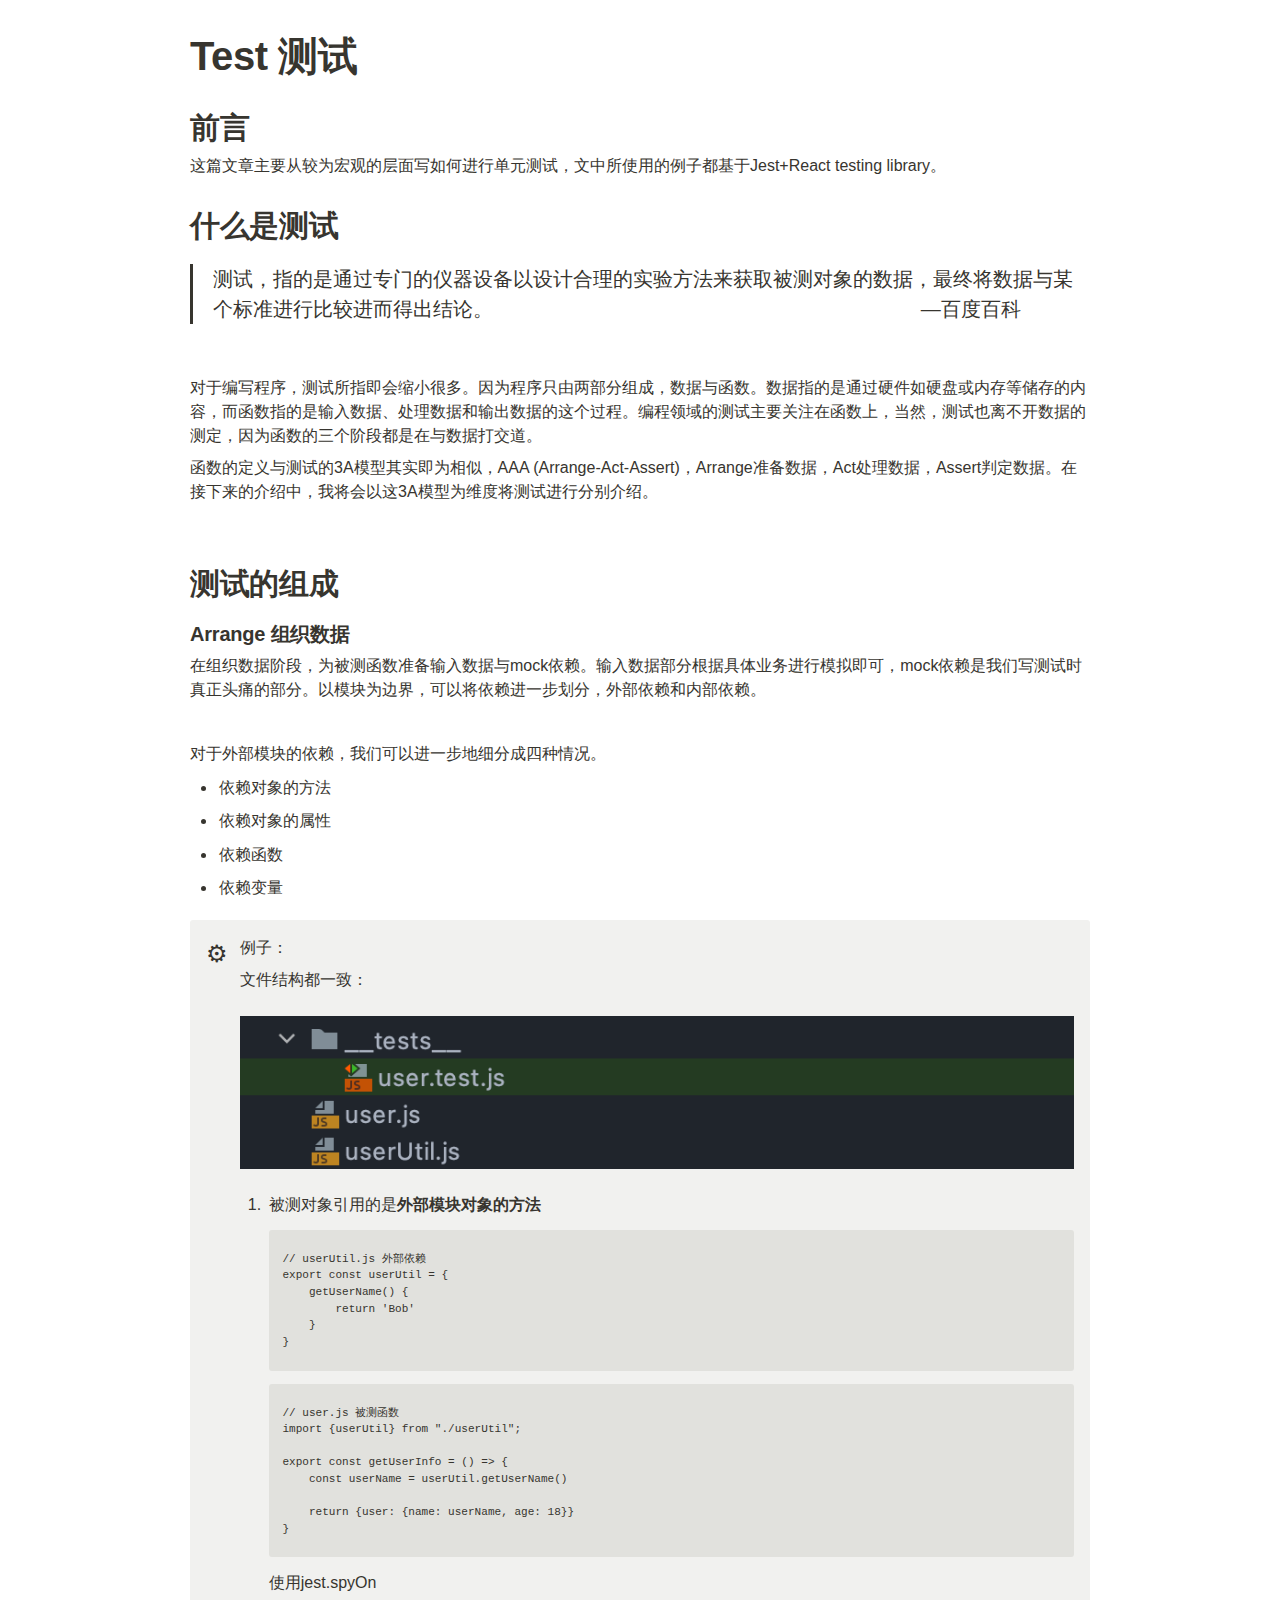
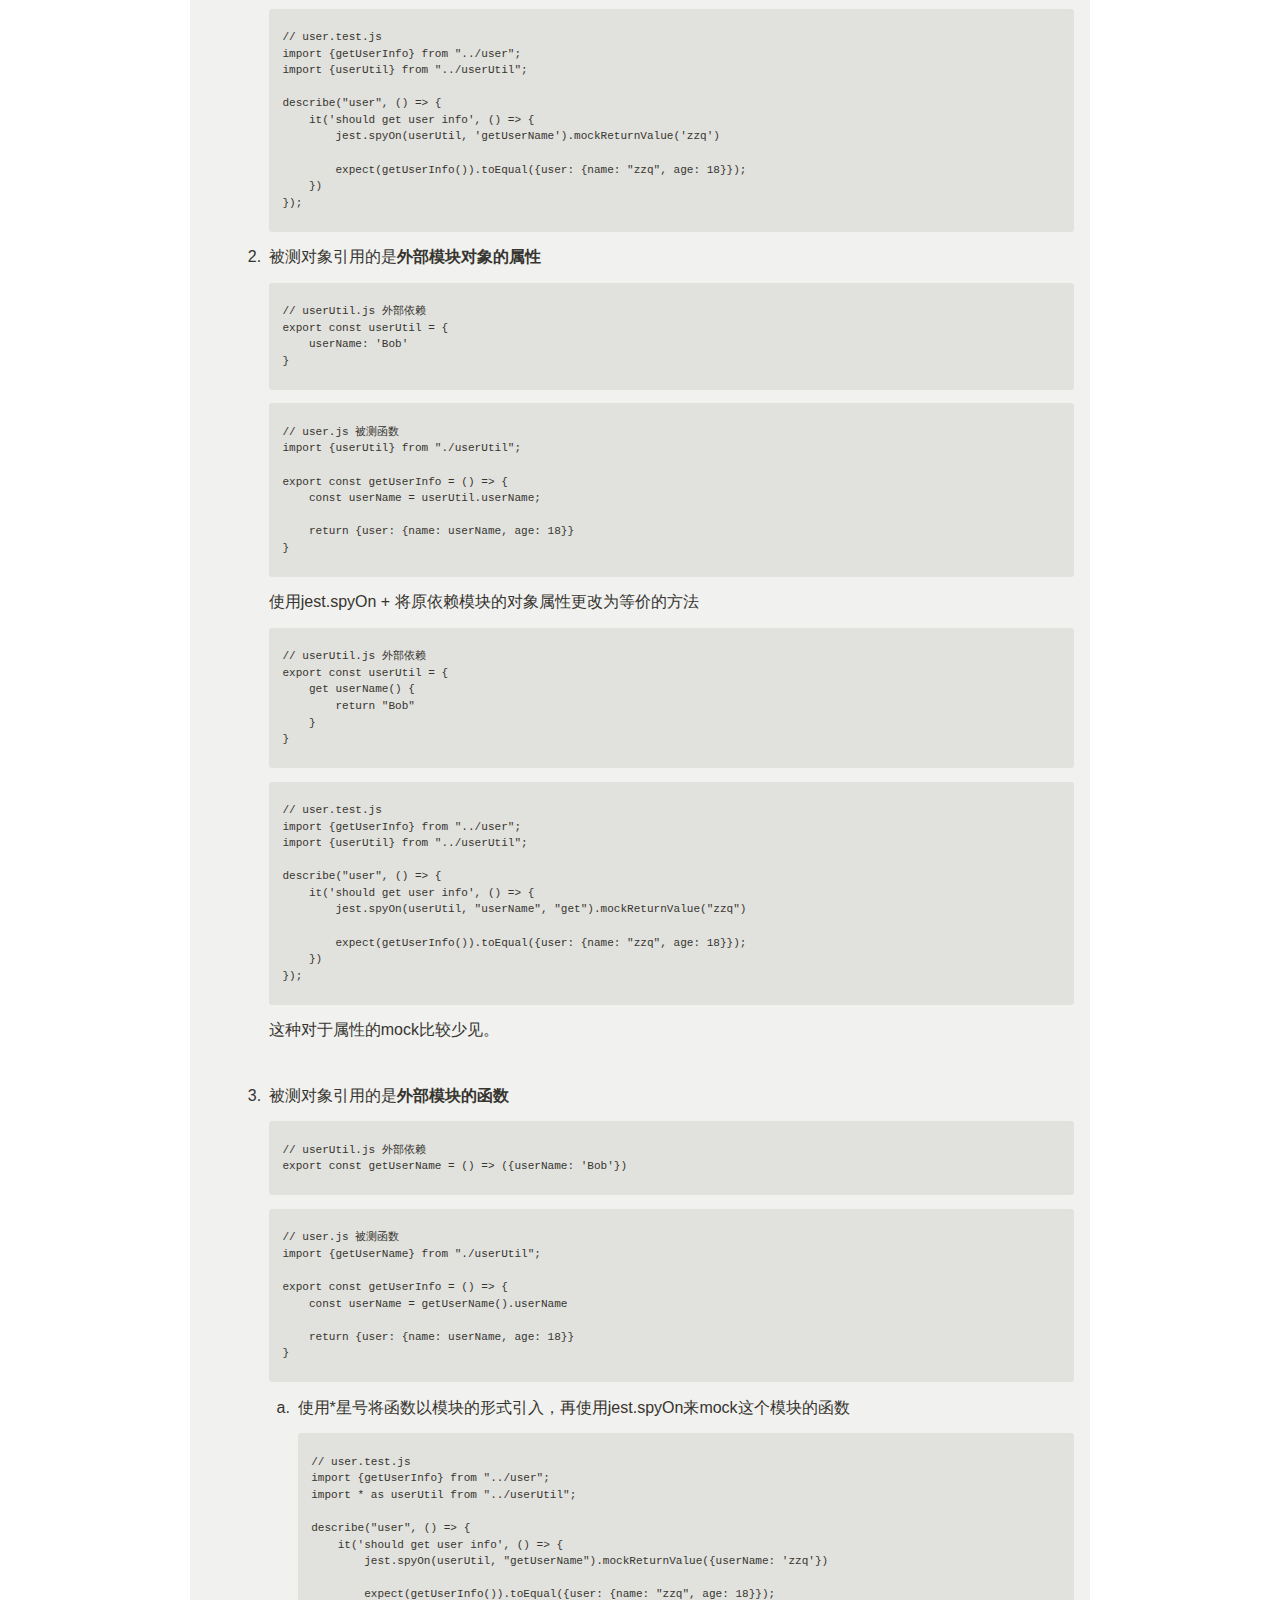
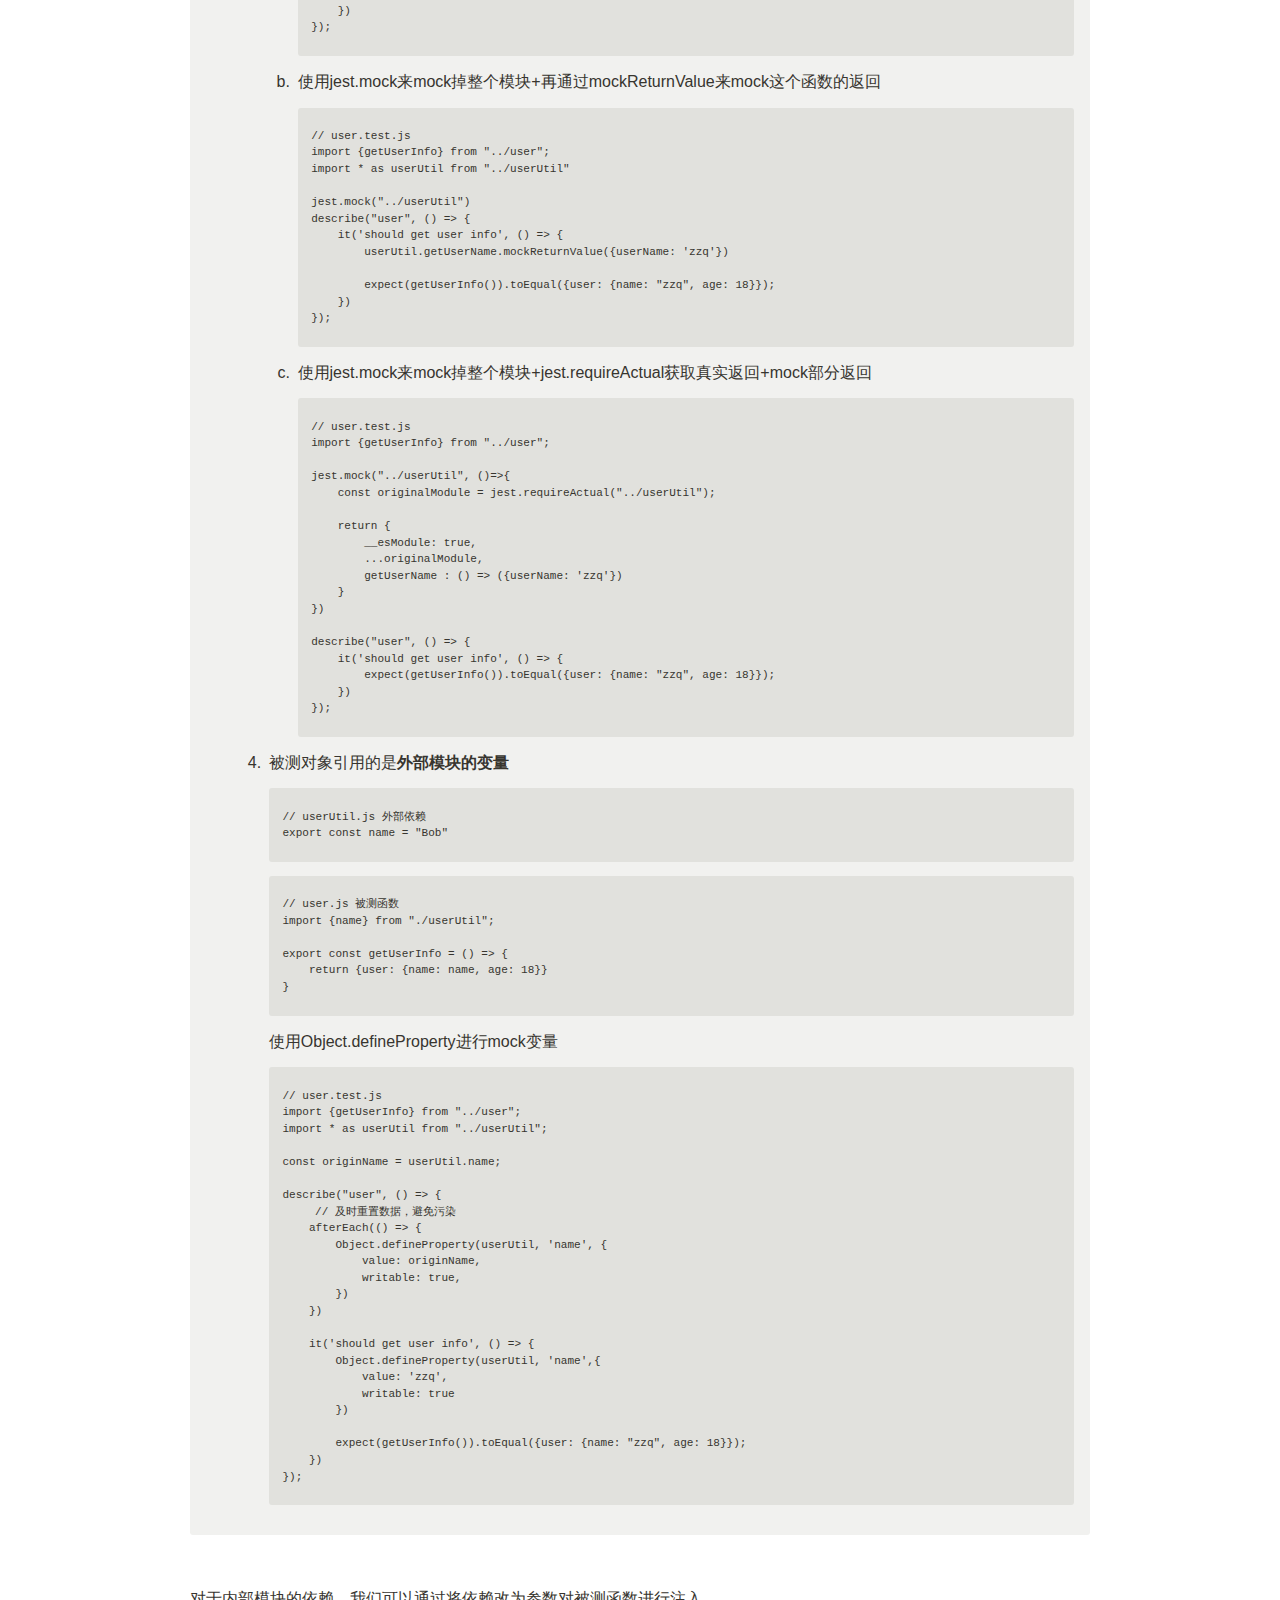
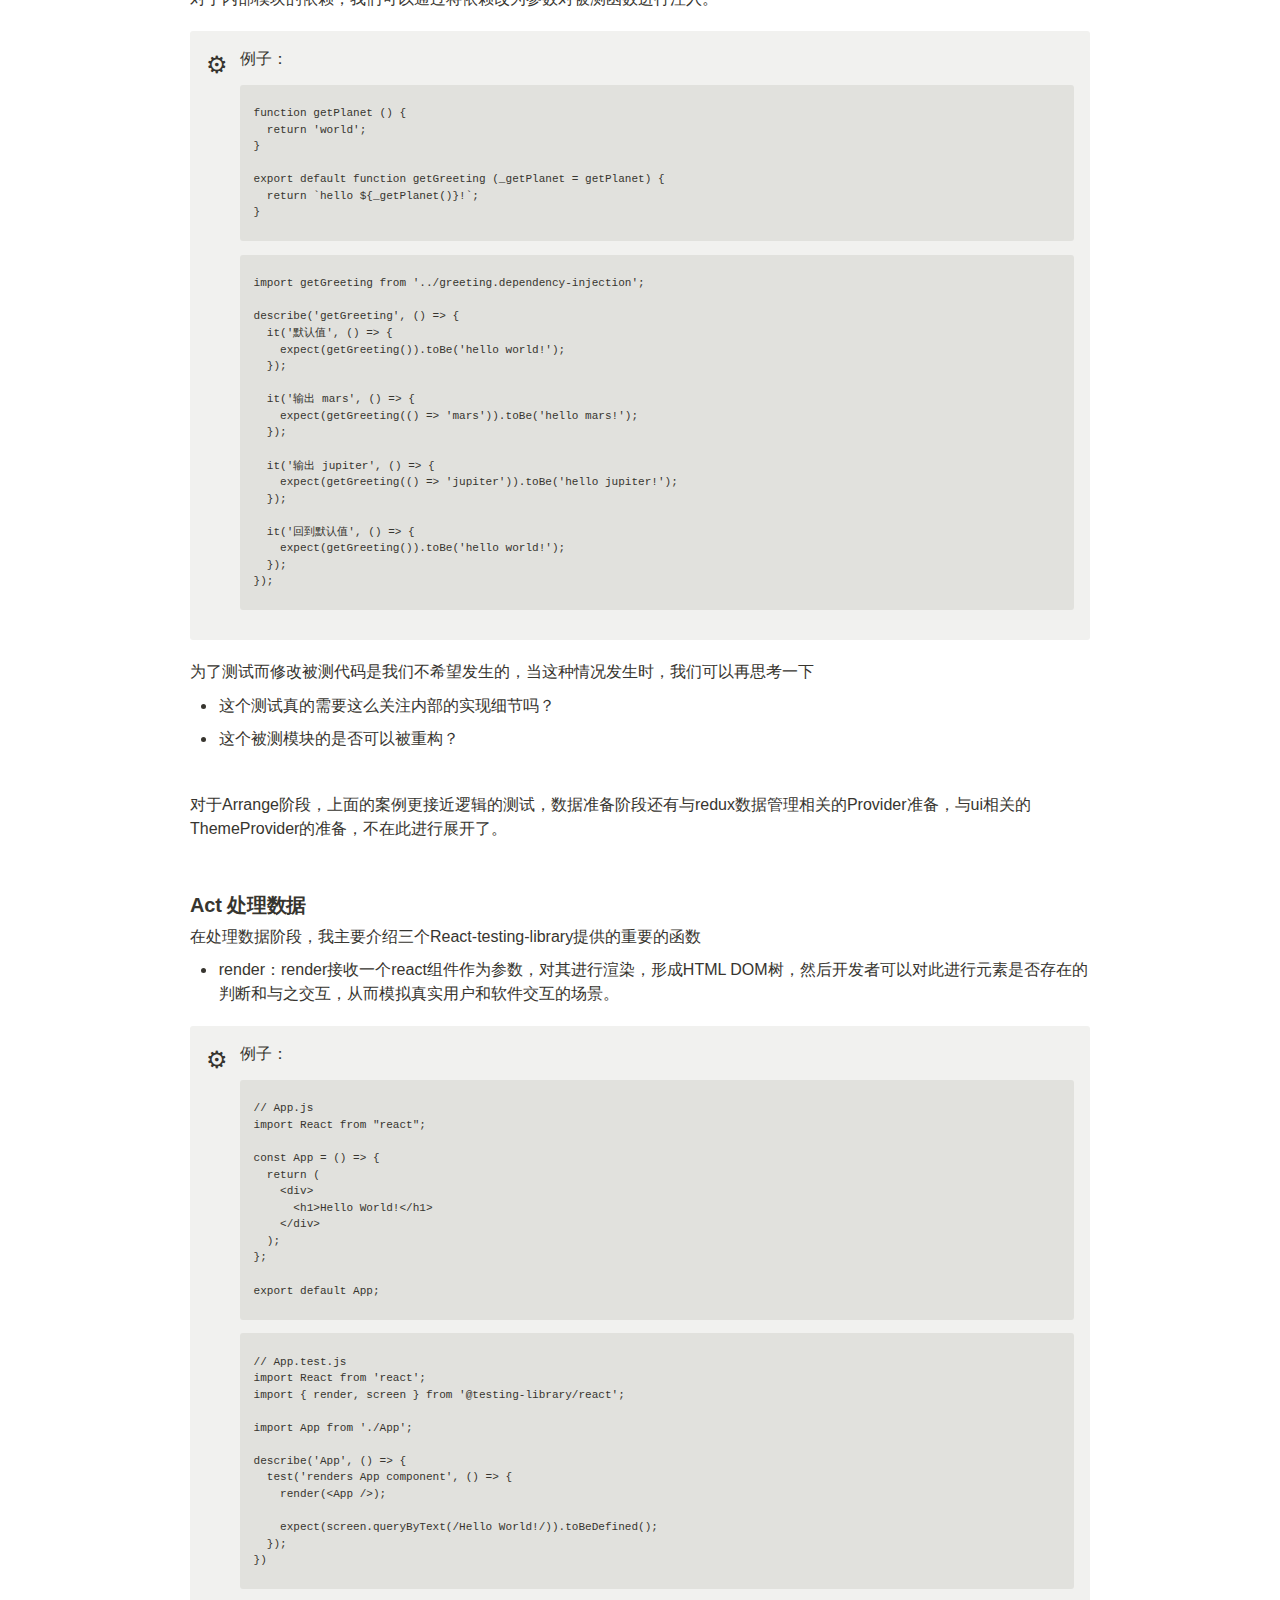
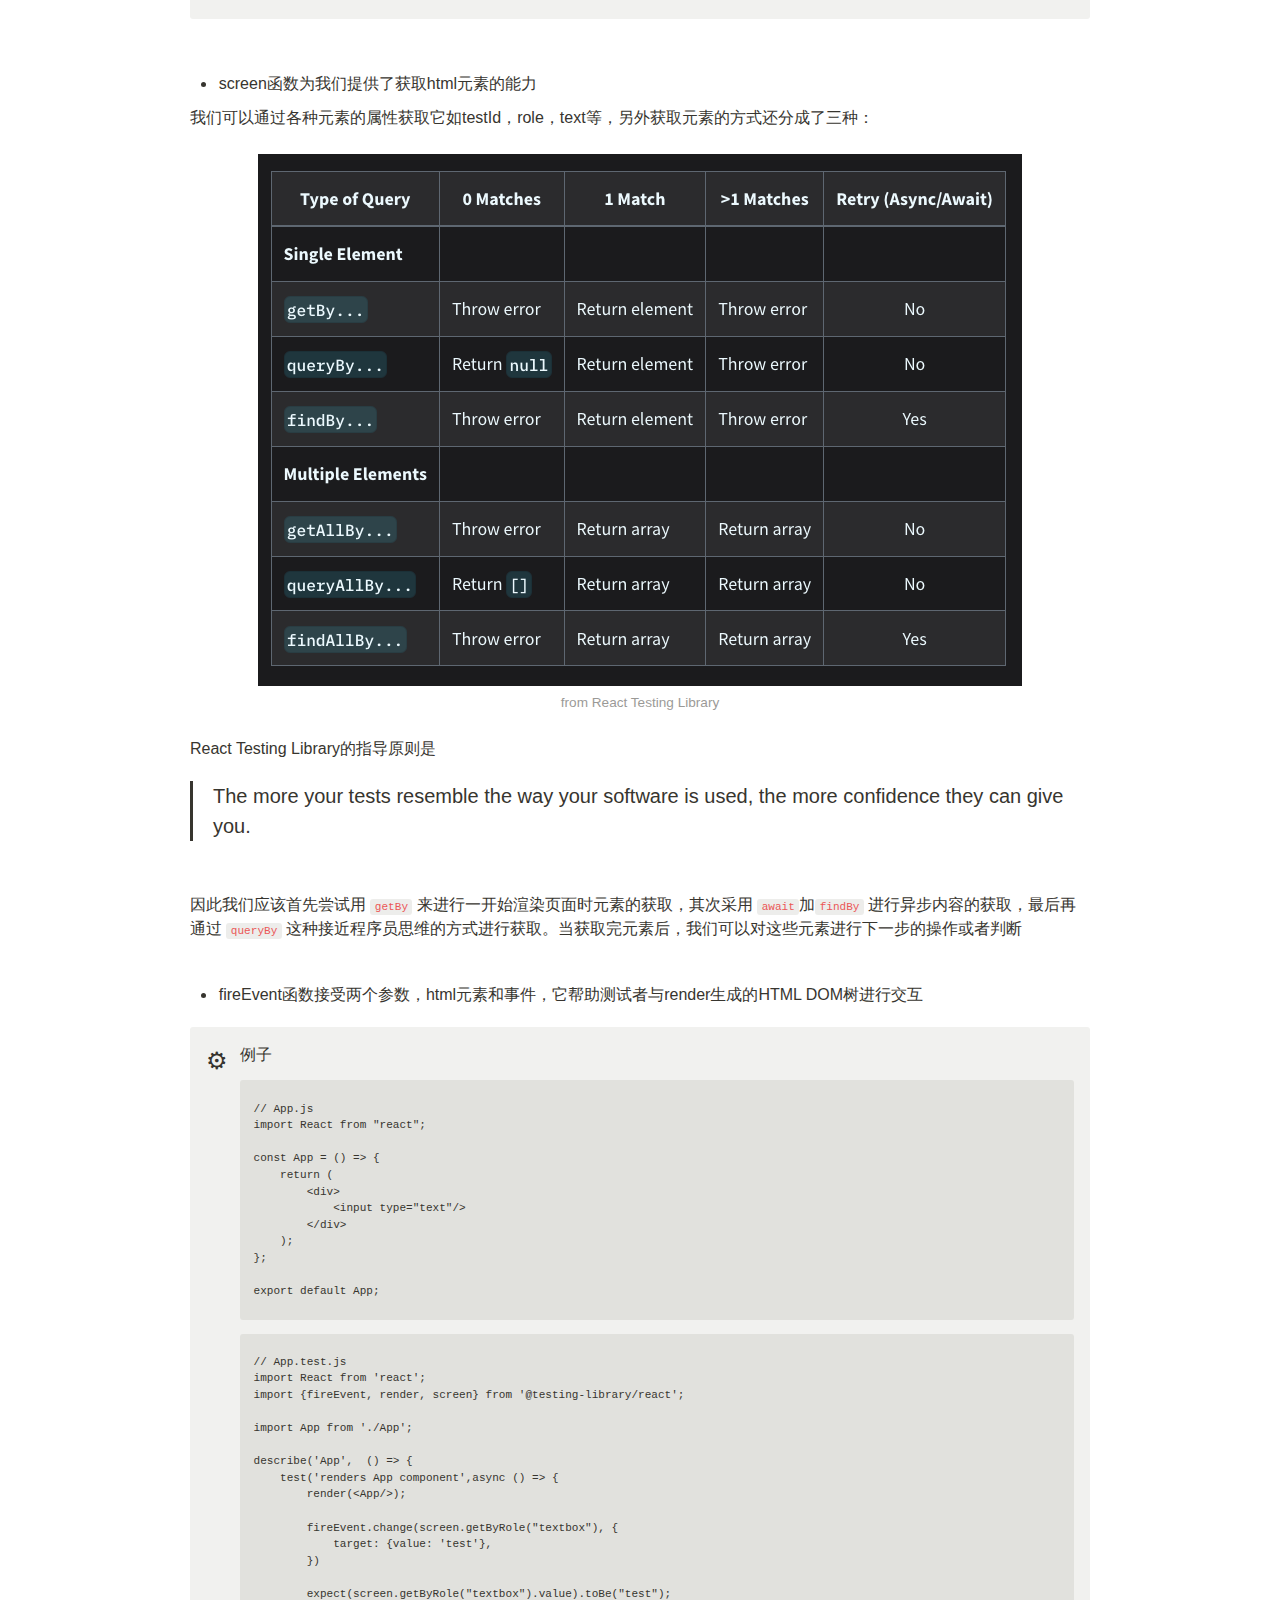
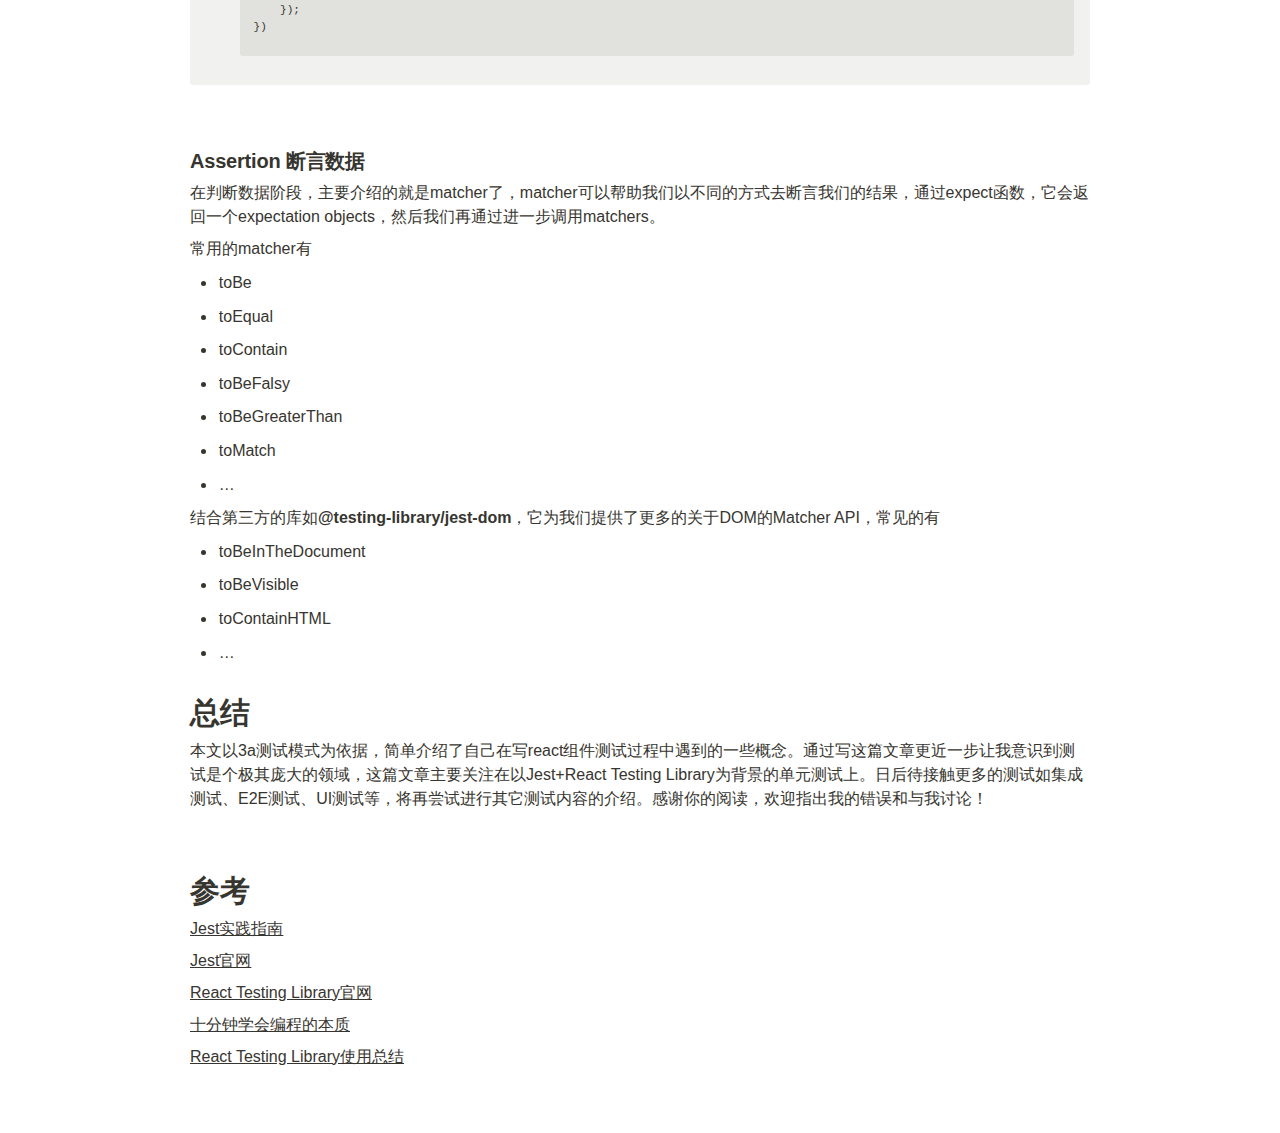
<file: articles/test/index.html>
<html><head><meta http-equiv="Content-Type" content="text/html; charset=utf-8"/><title>Test 测试</title><link rel="shortcut icon" href="../../logo.png" type="image/x-icon"><style>
/* cspell:disable-file */
/* webkit printing magic: print all background colors */
html {
	-webkit-print-color-adjust: exact;
}
* {
	box-sizing: border-box;
	-webkit-print-color-adjust: exact;
}

html,
body {
	margin: 0;
	padding: 0;
}
@media only screen {
	body {
		margin: 2em auto;
		max-width: 900px;
		color: rgb(55, 53, 47);
	}
}

body {
	line-height: 1.5;
	white-space: pre-wrap;
}

a,
a.visited {
	color: inherit;
	text-decoration: underline;
}

.pdf-relative-link-path {
	font-size: 80%;
	color: #444;
}

h1,
h2,
h3 {
	letter-spacing: -0.01em;
	line-height: 1.2;
	font-weight: 600;
	margin-bottom: 0;
}

.page-title {
	font-size: 2.5rem;
	font-weight: 700;
	margin-top: 0;
	margin-bottom: 0.75em;
}

h1 {
	font-size: 1.875rem;
	margin-top: 1.875rem;
}

h2 {
	font-size: 1.5rem;
	margin-top: 1.5rem;
}

h3 {
	font-size: 1.25rem;
	margin-top: 1.25rem;
}

.source {
	border: 1px solid #ddd;
	border-radius: 3px;
	padding: 1.5em;
	word-break: break-all;
}

.callout {
	border-radius: 3px;
	padding: 1rem;
}

figure {
	margin: 1.25em 0;
	page-break-inside: avoid;
}

figcaption {
	opacity: 0.5;
	font-size: 85%;
	margin-top: 0.5em;
}

mark {
	background-color: transparent;
}

.indented {
	padding-left: 1.5em;
}

hr {
	background: transparent;
	display: block;
	width: 100%;
	height: 1px;
	visibility: visible;
	border: none;
	border-bottom: 1px solid rgba(55, 53, 47, 0.09);
}

img {
	max-width: 100%;
}

@media only print {
	img {
		max-height: 100vh;
		object-fit: contain;
	}
}

@page {
	margin: 1in;
}

.collection-content {
	font-size: 0.875rem;
}

.column-list {
	display: flex;
	justify-content: space-between;
}

.column {
	padding: 0 1em;
}

.column:first-child {
	padding-left: 0;
}

.column:last-child {
	padding-right: 0;
}

.table_of_contents-item {
	display: block;
	font-size: 0.875rem;
	line-height: 1.3;
	padding: 0.125rem;
}

.table_of_contents-indent-1 {
	margin-left: 1.5rem;
}

.table_of_contents-indent-2 {
	margin-left: 3rem;
}

.table_of_contents-indent-3 {
	margin-left: 4.5rem;
}

.table_of_contents-link {
	text-decoration: none;
	opacity: 0.7;
	border-bottom: 1px solid rgba(55, 53, 47, 0.18);
}

table,
th,
td {
	border: 1px solid rgba(55, 53, 47, 0.09);
	border-collapse: collapse;
}

table {
	border-left: none;
	border-right: none;
}

th,
td {
	font-weight: normal;
	padding: 0.25em 0.5em;
	line-height: 1.5;
	min-height: 1.5em;
	text-align: left;
}

th {
	color: rgba(55, 53, 47, 0.6);
}

ol,
ul {
	margin: 0;
	margin-block-start: 0.6em;
	margin-block-end: 0.6em;
}

li > ol:first-child,
li > ul:first-child {
	margin-block-start: 0.6em;
}

ul > li {
	list-style: disc;
}

ul.to-do-list {
	text-indent: -1.7em;
}

ul.to-do-list > li {
	list-style: none;
}

.to-do-children-checked {
	text-decoration: line-through;
	opacity: 0.375;
}

ul.toggle > li {
	list-style: none;
}

ul {
	padding-inline-start: 1.7em;
}

ul > li {
	padding-left: 0.1em;
}

ol {
	padding-inline-start: 1.6em;
}

ol > li {
	padding-left: 0.2em;
}

.mono ol {
	padding-inline-start: 2em;
}

.mono ol > li {
	text-indent: -0.4em;
}

.toggle {
	padding-inline-start: 0em;
	list-style-type: none;
}

/* Indent toggle children */
.toggle > li > details {
	padding-left: 1.7em;
}

.toggle > li > details > summary {
	margin-left: -1.1em;
}

.selected-value {
	display: inline-block;
	padding: 0 0.5em;
	background: rgba(206, 205, 202, 0.5);
	border-radius: 3px;
	margin-right: 0.5em;
	margin-top: 0.3em;
	margin-bottom: 0.3em;
	white-space: nowrap;
}

.collection-title {
	display: inline-block;
	margin-right: 1em;
}

.simple-table {
	margin-top: 1em;
	font-size: 0.875rem;
	empty-cells: show;
}
.simple-table td {
	height: 29px;
	min-width: 120px;
}

.simple-table th {
	height: 29px;
	min-width: 120px;
}

.simple-table-header-color {
	background: rgb(247, 246, 243);
	color: black;
}
.simple-table-header {
	font-weight: 500;
}

time {
	opacity: 0.5;
}

.icon {
	display: inline-block;
	max-width: 1.2em;
	max-height: 1.2em;
	text-decoration: none;
	vertical-align: text-bottom;
	margin-right: 0.5em;
}

img.icon {
	border-radius: 3px;
}

.user-icon {
	width: 1.5em;
	height: 1.5em;
	border-radius: 100%;
	margin-right: 0.5rem;
}

.user-icon-inner {
	font-size: 0.8em;
}

.text-icon {
	border: 1px solid #000;
	text-align: center;
}

.page-cover-image {
	display: block;
	object-fit: cover;
	width: 100%;
	max-height: 30vh;
}

.page-header-icon {
	font-size: 3rem;
	margin-bottom: 1rem;
}

.page-header-icon-with-cover {
	margin-top: -0.72em;
	margin-left: 0.07em;
}

.page-header-icon img {
	border-radius: 3px;
}

.link-to-page {
	margin: 1em 0;
	padding: 0;
	border: none;
	font-weight: 500;
}

p > .user {
	opacity: 0.5;
}

td > .user,
td > time {
	white-space: nowrap;
}

input[type="checkbox"] {
	transform: scale(1.5);
	margin-right: 0.6em;
	vertical-align: middle;
}

p {
	margin-top: 0.5em;
	margin-bottom: 0.5em;
}

.image {
	border: none;
	margin: 1.5em 0;
	padding: 0;
	border-radius: 0;
	text-align: center;
}

.code,
code {
	background: rgba(135, 131, 120, 0.15);
	border-radius: 3px;
	padding: 0.2em 0.4em;
	border-radius: 3px;
	font-size: 85%;
	tab-size: 2;
}

code {
	color: #eb5757;
}

.code {
	padding: 1.5em 1em;
}

.code-wrap {
	white-space: pre-wrap;
	word-break: break-all;
}

.code > code {
	background: none;
	padding: 0;
	font-size: 100%;
	color: inherit;
}

blockquote {
	font-size: 1.25em;
	margin: 1em 0;
	padding-left: 1em;
	border-left: 3px solid rgb(55, 53, 47);
}

.bookmark {
	text-decoration: none;
	max-height: 8em;
	padding: 0;
	display: flex;
	width: 100%;
	align-items: stretch;
}

.bookmark-title {
	font-size: 0.85em;
	overflow: hidden;
	text-overflow: ellipsis;
	height: 1.75em;
	white-space: nowrap;
}

.bookmark-text {
	display: flex;
	flex-direction: column;
}

.bookmark-info {
	flex: 4 1 180px;
	padding: 12px 14px 14px;
	display: flex;
	flex-direction: column;
	justify-content: space-between;
}

.bookmark-image {
	width: 33%;
	flex: 1 1 180px;
	display: block;
	position: relative;
	object-fit: cover;
	border-radius: 1px;
}

.bookmark-description {
	color: rgba(55, 53, 47, 0.6);
	font-size: 0.75em;
	overflow: hidden;
	max-height: 4.5em;
	word-break: break-word;
}

.bookmark-href {
	font-size: 0.75em;
	margin-top: 0.25em;
}

.sans { font-family: ui-sans-serif, -apple-system, BlinkMacSystemFont, "Segoe UI", Helvetica, "Apple Color Emoji", Arial, sans-serif, "Segoe UI Emoji", "Segoe UI Symbol"; }
.code { font-family: "SFMono-Regular", Menlo, Consolas, "PT Mono", "Liberation Mono", Courier, monospace; }
.serif { font-family: Lyon-Text, Georgia, ui-serif, serif; }
.mono { font-family: iawriter-mono, Nitti, Menlo, Courier, monospace; }
.pdf .sans { font-family: Inter, ui-sans-serif, -apple-system, BlinkMacSystemFont, "Segoe UI", Helvetica, "Apple Color Emoji", Arial, sans-serif, "Segoe UI Emoji", "Segoe UI Symbol", 'Twemoji', 'Noto Color Emoji', 'Noto Sans CJK JP'; }
.pdf:lang(zh-CN) .sans { font-family: Inter, ui-sans-serif, -apple-system, BlinkMacSystemFont, "Segoe UI", Helvetica, "Apple Color Emoji", Arial, sans-serif, "Segoe UI Emoji", "Segoe UI Symbol", 'Twemoji', 'Noto Color Emoji', 'Noto Sans CJK SC'; }
.pdf:lang(zh-TW) .sans { font-family: Inter, ui-sans-serif, -apple-system, BlinkMacSystemFont, "Segoe UI", Helvetica, "Apple Color Emoji", Arial, sans-serif, "Segoe UI Emoji", "Segoe UI Symbol", 'Twemoji', 'Noto Color Emoji', 'Noto Sans CJK TC'; }
.pdf:lang(ko-KR) .sans { font-family: Inter, ui-sans-serif, -apple-system, BlinkMacSystemFont, "Segoe UI", Helvetica, "Apple Color Emoji", Arial, sans-serif, "Segoe UI Emoji", "Segoe UI Symbol", 'Twemoji', 'Noto Color Emoji', 'Noto Sans CJK KR'; }
.pdf .code { font-family: Source Code Pro, "SFMono-Regular", Menlo, Consolas, "PT Mono", "Liberation Mono", Courier, monospace, 'Twemoji', 'Noto Color Emoji', 'Noto Sans Mono CJK JP'; }
.pdf:lang(zh-CN) .code { font-family: Source Code Pro, "SFMono-Regular", Menlo, Consolas, "PT Mono", "Liberation Mono", Courier, monospace, 'Twemoji', 'Noto Color Emoji', 'Noto Sans Mono CJK SC'; }
.pdf:lang(zh-TW) .code { font-family: Source Code Pro, "SFMono-Regular", Menlo, Consolas, "PT Mono", "Liberation Mono", Courier, monospace, 'Twemoji', 'Noto Color Emoji', 'Noto Sans Mono CJK TC'; }
.pdf:lang(ko-KR) .code { font-family: Source Code Pro, "SFMono-Regular", Menlo, Consolas, "PT Mono", "Liberation Mono", Courier, monospace, 'Twemoji', 'Noto Color Emoji', 'Noto Sans Mono CJK KR'; }
.pdf .serif { font-family: PT Serif, Lyon-Text, Georgia, ui-serif, serif, 'Twemoji', 'Noto Color Emoji', 'Noto Serif CJK JP'; }
.pdf:lang(zh-CN) .serif { font-family: PT Serif, Lyon-Text, Georgia, ui-serif, serif, 'Twemoji', 'Noto Color Emoji', 'Noto Serif CJK SC'; }
.pdf:lang(zh-TW) .serif { font-family: PT Serif, Lyon-Text, Georgia, ui-serif, serif, 'Twemoji', 'Noto Color Emoji', 'Noto Serif CJK TC'; }
.pdf:lang(ko-KR) .serif { font-family: PT Serif, Lyon-Text, Georgia, ui-serif, serif, 'Twemoji', 'Noto Color Emoji', 'Noto Serif CJK KR'; }
.pdf .mono { font-family: PT Mono, iawriter-mono, Nitti, Menlo, Courier, monospace, 'Twemoji', 'Noto Color Emoji', 'Noto Sans Mono CJK JP'; }
.pdf:lang(zh-CN) .mono { font-family: PT Mono, iawriter-mono, Nitti, Menlo, Courier, monospace, 'Twemoji', 'Noto Color Emoji', 'Noto Sans Mono CJK SC'; }
.pdf:lang(zh-TW) .mono { font-family: PT Mono, iawriter-mono, Nitti, Menlo, Courier, monospace, 'Twemoji', 'Noto Color Emoji', 'Noto Sans Mono CJK TC'; }
.pdf:lang(ko-KR) .mono { font-family: PT Mono, iawriter-mono, Nitti, Menlo, Courier, monospace, 'Twemoji', 'Noto Color Emoji', 'Noto Sans Mono CJK KR'; }
.highlight-default {
	color: rgba(55, 53, 47, 1);
}
.highlight-gray {
	color: rgba(120, 119, 116, 1);
	fill: rgba(120, 119, 116, 1);
}
.highlight-brown {
	color: rgba(159, 107, 83, 1);
	fill: rgba(159, 107, 83, 1);
}
.highlight-orange {
	color: rgba(217, 115, 13, 1);
	fill: rgba(217, 115, 13, 1);
}
.highlight-yellow {
	color: rgba(203, 145, 47, 1);
	fill: rgba(203, 145, 47, 1);
}
.highlight-teal {
	color: rgba(68, 131, 97, 1);
	fill: rgba(68, 131, 97, 1);
}
.highlight-blue {
	color: rgba(51, 126, 169, 1);
	fill: rgba(51, 126, 169, 1);
}
.highlight-purple {
	color: rgba(144, 101, 176, 1);
	fill: rgba(144, 101, 176, 1);
}
.highlight-pink {
	color: rgba(193, 76, 138, 1);
	fill: rgba(193, 76, 138, 1);
}
.highlight-red {
	color: rgba(212, 76, 71, 1);
	fill: rgba(212, 76, 71, 1);
}
.highlight-gray_background {
	background: rgba(241, 241, 239, 1);
}
.highlight-brown_background {
	background: rgba(244, 238, 238, 1);
}
.highlight-orange_background {
	background: rgba(251, 236, 221, 1);
}
.highlight-yellow_background {
	background: rgba(251, 243, 219, 1);
}
.highlight-teal_background {
	background: rgba(237, 243, 236, 1);
}
.highlight-blue_background {
	background: rgba(231, 243, 248, 1);
}
.highlight-purple_background {
	background: rgba(244, 240, 247, 0.8);
}
.highlight-pink_background {
	background: rgba(249, 238, 243, 0.8);
}
.highlight-red_background {
	background: rgba(253, 235, 236, 1);
}
.block-color-default {
	color: inherit;
	fill: inherit;
}
.block-color-gray {
	color: rgba(120, 119, 116, 1);
	fill: rgba(120, 119, 116, 1);
}
.block-color-brown {
	color: rgba(159, 107, 83, 1);
	fill: rgba(159, 107, 83, 1);
}
.block-color-orange {
	color: rgba(217, 115, 13, 1);
	fill: rgba(217, 115, 13, 1);
}
.block-color-yellow {
	color: rgba(203, 145, 47, 1);
	fill: rgba(203, 145, 47, 1);
}
.block-color-teal {
	color: rgba(68, 131, 97, 1);
	fill: rgba(68, 131, 97, 1);
}
.block-color-blue {
	color: rgba(51, 126, 169, 1);
	fill: rgba(51, 126, 169, 1);
}
.block-color-purple {
	color: rgba(144, 101, 176, 1);
	fill: rgba(144, 101, 176, 1);
}
.block-color-pink {
	color: rgba(193, 76, 138, 1);
	fill: rgba(193, 76, 138, 1);
}
.block-color-red {
	color: rgba(212, 76, 71, 1);
	fill: rgba(212, 76, 71, 1);
}
.block-color-gray_background {
	background: rgba(241, 241, 239, 1);
}
.block-color-brown_background {
	background: rgba(244, 238, 238, 1);
}
.block-color-orange_background {
	background: rgba(251, 236, 221, 1);
}
.block-color-yellow_background {
	background: rgba(251, 243, 219, 1);
}
.block-color-teal_background {
	background: rgba(237, 243, 236, 1);
}
.block-color-blue_background {
	background: rgba(231, 243, 248, 1);
}
.block-color-purple_background {
	background: rgba(244, 240, 247, 0.8);
}
.block-color-pink_background {
	background: rgba(249, 238, 243, 0.8);
}
.block-color-red_background {
	background: rgba(253, 235, 236, 1);
}
.select-value-color-pink { background-color: rgba(245, 224, 233, 1); }
.select-value-color-purple { background-color: rgba(232, 222, 238, 1); }
.select-value-color-green { background-color: rgba(219, 237, 219, 1); }
.select-value-color-gray { background-color: rgba(227, 226, 224, 1); }
.select-value-color-opaquegray { background-color: rgba(255, 255, 255, 0.0375); }
.select-value-color-orange { background-color: rgba(250, 222, 201, 1); }
.select-value-color-brown { background-color: rgba(238, 224, 218, 1); }
.select-value-color-red { background-color: rgba(255, 226, 221, 1); }
.select-value-color-yellow { background-color: rgba(253, 236, 200, 1); }
.select-value-color-blue { background-color: rgba(211, 229, 239, 1); }

.checkbox {
	display: inline-flex;
	vertical-align: text-bottom;
	width: 16;
	height: 16;
	background-size: 16px;
	margin-left: 2px;
	margin-right: 5px;
}

.checkbox-on {
	background-image: url("data:image/svg+xml;charset=UTF-8,%3Csvg%20width%3D%2216%22%20height%3D%2216%22%20viewBox%3D%220%200%2016%2016%22%20fill%3D%22none%22%20xmlns%3D%22http%3A%2F%2Fwww.w3.org%2F2000%2Fsvg%22%3E%0A%3Crect%20width%3D%2216%22%20height%3D%2216%22%20fill%3D%22%2358A9D7%22%2F%3E%0A%3Cpath%20d%3D%22M6.71429%2012.2852L14%204.9995L12.7143%203.71436L6.71429%209.71378L3.28571%206.2831L2%207.57092L6.71429%2012.2852Z%22%20fill%3D%22white%22%2F%3E%0A%3C%2Fsvg%3E");
}

.checkbox-off {
	background-image: url("data:image/svg+xml;charset=UTF-8,%3Csvg%20width%3D%2216%22%20height%3D%2216%22%20viewBox%3D%220%200%2016%2016%22%20fill%3D%22none%22%20xmlns%3D%22http%3A%2F%2Fwww.w3.org%2F2000%2Fsvg%22%3E%0A%3Crect%20x%3D%220.75%22%20y%3D%220.75%22%20width%3D%2214.5%22%20height%3D%2214.5%22%20fill%3D%22white%22%20stroke%3D%22%2336352F%22%20stroke-width%3D%221.5%22%2F%3E%0A%3C%2Fsvg%3E");
}
	
</style></head><body><article id="1ed56dad-5a35-43b6-b4a6-22d46cea1f46" class="page sans"><header><h1 class="page-title">Test 测试</h1></header><div class="page-body"><h1 id="ad4f9d79-e36b-4bb1-a1bc-e55a9b206f2e" class="">前言</h1><p id="d8c84c34-0ec8-4eae-b15e-091974c962be" class="">这篇文章主要从较为宏观的层面写如何进行单元测试，文中所使用的例子都基于Jest+React testing library。</p><h1 id="6f55cdef-d8e5-443c-b9e6-12c9d653649c" class="">什么是测试</h1><blockquote id="9714f747-f387-4cf5-be60-557e36cfeeb6" class="">测试，指的是通过专门的仪器设备以设计合理的实验方法来获取被测对象的数据，最终将数据与某个标准进行比较进而得出结论。                                                                             —百度百科</blockquote><p id="ad84757c-1b69-44f4-bd33-852190996f15" class="">
</p><p id="73928fc5-857c-4e3a-85eb-0341fe118863" class="">对于编写程序，测试所指即会缩小很多。因为程序只由两部分组成，数据与函数。数据指的是通过硬件如硬盘或内存等储存的内容，而函数指的是输入数据、处理数据和输出数据的这个过程。编程领域的测试主要关注在函数上，当然，测试也离不开数据的测定，因为函数的三个阶段都是在与数据打交道。</p><p id="5d28ee1b-9979-4fe7-bcb5-5e688d875027" class="">函数的定义与测试的3A模型其实即为相似，AAA (Arrange-Act-Assert)，Arrange准备数据，Act处理数据，Assert判定数据。在接下来的介绍中，我将会以这3A模型为维度将测试进行分别介绍。</p><p id="7a7ca65f-6543-4ddb-941b-e1b2ab0a54ba" class="">
</p><h1 id="b29828e1-8d20-44f5-8896-ab1eb93cb3b8" class="">测试的组成</h1><h3 id="f74ceb41-22e3-49e6-a6fa-11664fdbe742" class="">Arrange 组织数据</h3><p id="389a78ba-edc3-45e2-b9d3-c8b1f2ccc0bf" class="">在组织数据阶段，为被测函数准备输入数据与mock依赖。输入数据部分根据具体业务进行模拟即可，mock依赖是我们写测试时真正头痛的部分。以模块为边界，可以将依赖进一步划分，外部依赖和内部依赖。</p><p id="888b9af0-dc7b-481f-ba54-058549751903" class="">
</p><p id="80c6cb60-2373-4e0f-b89a-7ddcbf4e97fb" class="">对于外部模块的依赖，我们可以进一步地细分成四种情况。</p><ul id="2fb1e791-b981-4bf5-a114-1d0d0bcd4355" class="bulleted-list"><li style="list-style-type:disc">依赖对象的方法</li></ul><ul id="f3df934d-07a2-4c53-8fb9-c0105978bb99" class="bulleted-list"><li style="list-style-type:disc">依赖对象的属性</li></ul><ul id="3a08dc4b-3b4b-4be8-a736-200e58d73349" class="bulleted-list"><li style="list-style-type:disc">依赖函数</li></ul><ul id="2e39ade9-ae1b-4d25-981a-afc708cddc13" class="bulleted-list"><li style="list-style-type:disc">依赖变量</li></ul><figure class="block-color-gray_background callout" style="white-space:pre-wrap;display:flex" id="e5072d69-1c09-495f-bed1-8f17458ff13b"><div style="font-size:1.5em"><span class="icon">⚙</span></div><div style="width:100%">例子：<p id="3d3437a9-8ae4-4c3a-948a-09d371755487" class="">文件结构都一致：</p><figure id="7213f38b-97e7-410e-a9d4-bd569df2b86a" class="image"><a href="Test%20%E6%B5%8B%E8%AF%95%201ed56dad5a3543b6b4a622d46cea1f46/Untitled.png"><img style="width:908px" src="Test%20%E6%B5%8B%E8%AF%95%201ed56dad5a3543b6b4a622d46cea1f46/Untitled.png"/></a></figure><ol type="1" id="bf64ed47-77b3-44cf-b315-18684a956537" class="numbered-list" start="1"><li>被测对象引用的是<strong>外部模块对象的方法</strong><pre id="c73510bb-f6f5-4e11-9e12-d6df1486418f" class="code"><code>// userUtil.js 外部依赖
export const userUtil = {
    getUserName() {
        return &#x27;Bob&#x27;
    }
}</code></pre><pre id="02a2a835-2716-428b-b56e-30153f23bdfa" class="code"><code>// user.js 被测函数
import {userUtil} from &quot;./userUtil&quot;;

export const getUserInfo = () =&gt; {
    const userName = userUtil.getUserName()

    return {user: {name: userName, age: 18}}
} </code></pre><p id="57b1f29e-0549-45f7-a51e-4de083b2d695" class="">使用jest.spyOn</p><pre id="e9cdbf41-6f65-4eae-bddb-348752c9f7a9" class="code"><code>// user.test.js
import {getUserInfo} from &quot;../user&quot;;
import {userUtil} from &quot;../userUtil&quot;;

describe(&quot;user&quot;, () =&gt; {
    it(&#x27;should get user info&#x27;, () =&gt; {
        jest.spyOn(userUtil, &#x27;getUserName&#x27;).mockReturnValue(&#x27;zzq&#x27;)

        expect(getUserInfo()).toEqual({user: {name: &quot;zzq&quot;, age: 18}});
    })
});</code></pre></li></ol><ol type="1" id="049f9511-4368-4e19-bc43-292eec2658b3" class="numbered-list" start="2"><li>被测对象引用的是<strong>外部模块对象的属性</strong><pre id="edcb4de9-bd77-4ca5-b00e-c90c90155862" class="code"><code>// userUtil.js 外部依赖
export const userUtil = {
    userName: &#x27;Bob&#x27;
}</code></pre><pre id="1e3e090a-a3b3-4a29-959f-30772245cf99" class="code"><code>// user.js 被测函数
import {userUtil} from &quot;./userUtil&quot;;

export const getUserInfo = () =&gt; {
    const userName = userUtil.userName;

    return {user: {name: userName, age: 18}}
}</code></pre><p id="b4992042-2f0f-4c07-b1e9-55c955c835e9" class="">使用jest.spyOn + 将原依赖模块的对象属性更改为等价的方法</p><pre id="fc2e74cd-2403-4a62-9bfa-50cb1c191c77" class="code"><code>// userUtil.js 外部依赖
export const userUtil = {
    get userName() {
        return &quot;Bob&quot;
    }
}</code></pre><pre id="af4d745e-6084-4df2-b194-e38feb7f8a17" class="code"><code>// user.test.js
import {getUserInfo} from &quot;../user&quot;;
import {userUtil} from &quot;../userUtil&quot;;

describe(&quot;user&quot;, () =&gt; {
    it(&#x27;should get user info&#x27;, () =&gt; {
        jest.spyOn(userUtil, &quot;userName&quot;, &quot;get&quot;).mockReturnValue(&quot;zzq&quot;)

        expect(getUserInfo()).toEqual({user: {name: &quot;zzq&quot;, age: 18}});
    })
});</code></pre><p id="c0d7165c-1e37-451a-ab1b-792ded0bc459" class="">这种对于属性的mock比较少见。</p><p id="365f4553-91a5-4e48-8f1e-37834efd277b" class="">
</p></li></ol><ol type="1" id="ffb7034e-b653-4921-be44-4f97c1615fca" class="numbered-list" start="3"><li>被测对象引用的是<strong>外部模块的函数</strong><pre id="05909fd4-94eb-44e7-bc05-607e60dd2e64" class="code"><code>// userUtil.js 外部依赖
export const getUserName = () =&gt; ({userName: &#x27;Bob&#x27;})</code></pre><pre id="a1403403-b78c-4f8c-8379-02683acacd2b" class="code"><code>// user.js 被测函数
import {getUserName} from &quot;./userUtil&quot;;

export const getUserInfo = () =&gt; {
    const userName = getUserName().userName

    return {user: {name: userName, age: 18}}
}</code></pre><ol type="a" id="61ecb090-cce6-4016-a6da-e384170da58f" class="numbered-list" start="1"><li>使用*星号将函数以模块的形式引入，再使用jest.spyOn来mock这个模块的函数<pre id="dcbb4806-a51e-4ad2-b439-8d563cd756f7" class="code"><code>// user.test.js
import {getUserInfo} from &quot;../user&quot;;
import * as userUtil from &quot;../userUtil&quot;;

describe(&quot;user&quot;, () =&gt; {
    it(&#x27;should get user info&#x27;, () =&gt; {
        jest.spyOn(userUtil, &quot;getUserName&quot;).mockReturnValue({userName: &#x27;zzq&#x27;})

        expect(getUserInfo()).toEqual({user: {name: &quot;zzq&quot;, age: 18}});
    })
});</code></pre></li></ol><ol type="a" id="b3f23132-d18d-47ba-a913-a5ea8059f6c5" class="numbered-list" start="2"><li>使用jest.mock来mock掉整个模块+再通过mockReturnValue来mock这个函数的返回<pre id="a7882beb-6a4a-4828-9e66-dcb3a135ac20" class="code"><code>// user.test.js
import {getUserInfo} from &quot;../user&quot;;
import * as userUtil from &quot;../userUtil&quot;

jest.mock(&quot;../userUtil&quot;)
describe(&quot;user&quot;, () =&gt; {
    it(&#x27;should get user info&#x27;, () =&gt; {
        userUtil.getUserName.mockReturnValue({userName: &#x27;zzq&#x27;})

        expect(getUserInfo()).toEqual({user: {name: &quot;zzq&quot;, age: 18}});
    })
});</code></pre></li></ol><ol type="a" id="676efd21-ed94-4fda-ab4b-a0e989fd8b25" class="numbered-list" start="3"><li>使用jest.mock来mock掉整个模块+jest.requireActual获取真实返回+mock部分返回<pre id="951bdbd3-97cb-4a6e-829b-b2680f3717d4" class="code"><code>// user.test.js
import {getUserInfo} from &quot;../user&quot;;

jest.mock(&quot;../userUtil&quot;, ()=&gt;{
    const originalModule = jest.requireActual(&quot;../userUtil&quot;);

    return {
        __esModule: true,
        ...originalModule,
        getUserName : () =&gt; ({userName: &#x27;zzq&#x27;})
    }
})

describe(&quot;user&quot;, () =&gt; {
    it(&#x27;should get user info&#x27;, () =&gt; {
        expect(getUserInfo()).toEqual({user: {name: &quot;zzq&quot;, age: 18}});
    })
});</code></pre></li></ol></li></ol><ol type="1" id="24c3b382-2c97-40d0-ba62-97bbabb603af" class="numbered-list" start="4"><li>被测对象引用的是<strong>外部模块的变量</strong><pre id="41a5e49c-cad4-4e44-9e3f-81727491cfd0" class="code"><code>// userUtil.js 外部依赖
export const name = &quot;Bob&quot;</code></pre><pre id="54fa8d4b-8c73-499d-b672-0f2d4eacbee5" class="code"><code>// user.js 被测函数
import {name} from &quot;./userUtil&quot;;

export const getUserInfo = () =&gt; {
    return {user: {name: name, age: 18}}
}</code></pre><p id="536719d1-6370-4c75-993e-755023038652" class="">使用Object.defineProperty进行mock变量</p><pre id="c41028d3-1917-4284-9989-f1e7ac78db09" class="code"><code>// user.test.js
import {getUserInfo} from &quot;../user&quot;;
import * as userUtil from &quot;../userUtil&quot;;

const originName = userUtil.name;

describe(&quot;user&quot;, () =&gt; {
		// 及时重置数据，避免污染
    afterEach(() =&gt; {
        Object.defineProperty(userUtil, &#x27;name&#x27;, {
            value: originName,
            writable: true,
        })
    })

    it(&#x27;should get user info&#x27;, () =&gt; {
        Object.defineProperty(userUtil, &#x27;name&#x27;,{
            value: &#x27;zzq&#x27;,
            writable: true
        })

        expect(getUserInfo()).toEqual({user: {name: &quot;zzq&quot;, age: 18}});
    })
});</code></pre></li></ol></div></figure><p id="accb871c-98d1-4d00-8aa2-0f714be3678f" class="">
</p><p id="09c40596-db84-42e7-91f1-1450aa73531a" class="">对于内部模块的依赖，我们可以通过将依赖改为参数对被测函数进行注入。</p><figure class="block-color-gray_background callout" style="white-space:pre-wrap;display:flex" id="f4b02000-41de-4d7f-bc48-f82679fac41f"><div style="font-size:1.5em"><span class="icon">⚙</span></div><div style="width:100%">例子：<pre id="5fc272dc-4159-4b49-b194-315526af4a44" class="code"><code>function getPlanet () {
  return &#x27;world&#x27;;
}

export default function getGreeting (_getPlanet = getPlanet) {
  return `hello ${_getPlanet()}!`;
}</code></pre><pre id="1b57ebe6-9f50-440b-9c12-e4a6fb1dc4c2" class="code"><code>import getGreeting from &#x27;../greeting.dependency-injection&#x27;;

describe(&#x27;getGreeting&#x27;, () =&gt; {
  it(&#x27;默认值&#x27;, () =&gt; {
    expect(getGreeting()).toBe(&#x27;hello world!&#x27;);
  });

  it(&#x27;输出 mars&#x27;, () =&gt; {
    expect(getGreeting(() =&gt; &#x27;mars&#x27;)).toBe(&#x27;hello mars!&#x27;);
  });

  it(&#x27;输出 jupiter&#x27;, () =&gt; {
    expect(getGreeting(() =&gt; &#x27;jupiter&#x27;)).toBe(&#x27;hello jupiter!&#x27;);
  });

  it(&#x27;回到默认值&#x27;, () =&gt; {
    expect(getGreeting()).toBe(&#x27;hello world!&#x27;);
  });
});</code></pre></div></figure><p id="8c49203a-8d25-4475-8167-67b05462a0c3" class="">为了测试而修改被测代码是我们不希望发生的，当这种情况发生时，我们可以再思考一下</p><ul id="47cd3919-3119-4cc7-a84d-f5f262e5c7bc" class="bulleted-list"><li style="list-style-type:disc">这个测试真的需要这么关注内部的实现细节吗？</li></ul><ul id="5a942ebb-4b16-4f2b-a9d6-d8fa4ee0d225" class="bulleted-list"><li style="list-style-type:disc">这个被测模块的是否可以被重构？</li></ul><p id="ff75d8ed-6c52-401e-8300-a27c7238f529" class="">
</p><p id="c4669bf8-9e49-4625-bae2-3ff10ce2c831" class="">对于Arrange阶段，上面的案例更接近逻辑的测试，数据准备阶段还有与redux数据管理相关的Provider准备，与ui相关的ThemeProvider的准备，不在此进行展开了。</p><p id="4731bb3d-9377-43d5-9889-b06de2cefc5e" class="">
</p><h3 id="7e5eacb2-9dbc-4e98-a4a7-fb18e5e84378" class="">Act 处理数据</h3><p id="b246b01a-b31a-4439-a878-f437579a3d8c" class="">在处理数据阶段，我主要介绍三个React-testing-library提供的重要的函数</p><ul id="c62ab8c3-3e86-45a6-92a2-ba7595c0493d" class="bulleted-list"><li style="list-style-type:disc">render：render接收一个react组件作为参数，对其进行渲染，形成HTML DOM树，然后开发者可以对此进行元素是否存在的判断和与之交互，从而模拟真实用户和软件交互的场景。</li></ul><figure class="block-color-gray_background callout" style="white-space:pre-wrap;display:flex" id="bae52995-dcee-4ef3-a095-8bff0768cb20"><div style="font-size:1.5em"><span class="icon">⚙</span></div><div style="width:100%">例子：<pre id="3876469e-70db-4606-8563-f025f61798b3" class="code"><code>// App.js
import React from &quot;react&quot;;

const App = () =&gt; {
  return (
    &lt;div&gt;
      &lt;h1&gt;Hello World!&lt;/h1&gt;
    &lt;/div&gt;
  );
};

export default App;</code></pre><pre id="b54a2db5-16ee-4262-ab91-c031bb3f5779" class="code"><code>// App.test.js
import React from &#x27;react&#x27;;
import { render, screen } from &#x27;@testing-library/react&#x27;;
 
import App from &#x27;./App&#x27;;
 
describe(&#x27;App&#x27;, () =&gt; {
  test(&#x27;renders App component&#x27;, () =&gt; {
    render(&lt;App /&gt;);
 
    expect(screen.queryByText(/Hello World!/)).toBeDefined();
  });
})</code></pre></div></figure><p id="78db4ab7-c14b-4f71-9b83-a9cb38428280" class="">
</p><ul id="ac43731c-4418-49bc-adfb-26902b8443e5" class="bulleted-list"><li style="list-style-type:disc">screen函数为我们提供了获取html元素的能力</li></ul><p id="4ac77ca6-c771-487a-8d1c-142741d65be9" class="">我们可以通过各种元素的属性获取它如testId，role，text等，另外获取元素的方式还分成了三种：</p><figure id="99d94451-5d47-4363-aa51-7ecc8bd49ffc" class="image"><a href="Test%20%E6%B5%8B%E8%AF%95%201ed56dad5a3543b6b4a622d46cea1f46/Untitled%201.png"><img style="width:764px" src="Test%20%E6%B5%8B%E8%AF%95%201ed56dad5a3543b6b4a622d46cea1f46/Untitled%201.png"/></a><figcaption>from React Testing Library</figcaption></figure><p id="c8ea3ee8-4da0-427c-863b-280116f837c4" class="">React Testing Library的指导原则是</p><blockquote id="07e2c20f-4508-4202-96e8-4a8f3c1466d0" class="">The more your tests resemble the way your software is used, the more confidence they can give you.</blockquote><p id="11b99362-e7a6-42c6-a4f9-9422937dbdfa" class="">
</p><p id="13f6f567-ed08-4ec8-9766-8a760b9074da" class="">因此我们应该首先尝试用 <code>getBy</code> 来进行一开始渲染页面时元素的获取，其次采用 <code>await</code>加<code>findBy</code> 进行异步内容的获取，最后再通过 <code>queryBy</code> 这种接近程序员思维的方式进行获取。当获取完元素后，我们可以对这些元素进行下一步的操作或者判断</p><p id="a131a950-baf5-4c21-afb1-56fd33b4310a" class="">
</p><ul id="9b3db53e-4d8c-460d-8144-e2a581c1247a" class="bulleted-list"><li style="list-style-type:disc">fireEvent函数接受两个参数，html元素和事件，它帮助测试者与render生成的HTML DOM树进行交互</li></ul><figure class="block-color-gray_background callout" style="white-space:pre-wrap;display:flex" id="49a1d606-2368-4cfe-bf11-727b2aeefb13"><div style="font-size:1.5em"><span class="icon">⚙</span></div><div style="width:100%">例子<pre id="c1528700-0b5f-43ef-abbd-dc48e0e2057b" class="code"><code>// App.js
import React from &quot;react&quot;;

const App = () =&gt; {
    return (
        &lt;div&gt;
            &lt;input type=&quot;text&quot;/&gt;
        &lt;/div&gt;
    );
};

export default App;</code></pre><pre id="84f1fa42-21a9-49c5-a9b7-4ec04a2d2c75" class="code"><code>// App.test.js
import React from &#x27;react&#x27;;
import {fireEvent, render, screen} from &#x27;@testing-library/react&#x27;;

import App from &#x27;./App&#x27;;

describe(&#x27;App&#x27;,  () =&gt; {
    test(&#x27;renders App component&#x27;,async () =&gt; {
        render(&lt;App/&gt;);

        fireEvent.change(screen.getByRole(&quot;textbox&quot;), {
            target: {value: &#x27;test&#x27;},
        })

        expect(screen.getByRole(&quot;textbox&quot;).value).toBe(&quot;test&quot;);
    });
})</code></pre></div></figure><p id="3dd7da31-38c6-4779-8518-d0a3184170d5" class="">
</p><h3 id="29a69e8d-f67f-49d9-adb3-3cfc222c574a" class="">Assertion 断言数据</h3><p id="20ff81e3-9097-4343-9432-bde1b9c2c21a" class="">在判断数据阶段，主要介绍的就是matcher了，matcher可以帮助我们以不同的方式去断言我们的结果，通过expect函数，它会返回一个expectation objects，然后我们再通过进一步调用matchers。</p><p id="f88d067d-3070-4448-8456-28d1eb3e5c25" class="">常用的matcher有</p><ul id="0c3a7f6b-ab15-443c-a4b1-73d8a18fb97f" class="bulleted-list"><li style="list-style-type:disc">toBe</li></ul><ul id="7a32f3e8-07cd-475e-b7be-ba7d9be51cf2" class="bulleted-list"><li style="list-style-type:disc">toEqual</li></ul><ul id="adf91fe3-cce1-4688-b646-be51286ce022" class="bulleted-list"><li style="list-style-type:disc">toContain</li></ul><ul id="8d9852c4-0e1e-4354-89e1-392c60b7d791" class="bulleted-list"><li style="list-style-type:disc">toBeFalsy</li></ul><ul id="9510197e-fb13-4efa-b2b4-3afa16735354" class="bulleted-list"><li style="list-style-type:disc">toBeGreaterThan</li></ul><ul id="94ca2d48-8bfa-4d71-97c3-f26e440aa823" class="bulleted-list"><li style="list-style-type:disc">toMatch</li></ul><ul id="00d9a3d5-99bf-4e54-9641-ef4b997f86d4" class="bulleted-list"><li style="list-style-type:disc">…</li></ul><p id="72de0e21-82a1-4855-9cc2-165e40fa7168" class="">结合第三方的库如<strong>@testing-library/jest-dom</strong>，它为我们提供了更多的关于DOM的Matcher API，常见的有</p><ul id="0bc9f6d0-833a-4b41-9727-08023f86ab8c" class="bulleted-list"><li style="list-style-type:disc">toBeInTheDocument</li></ul><ul id="10835fa8-1b27-4b2f-b29c-24841da28b3e" class="bulleted-list"><li style="list-style-type:disc">toBeVisible</li></ul><ul id="9e651041-c2ed-435e-af7b-9daa36eb9d0d" class="bulleted-list"><li style="list-style-type:disc">toContainHTML</li></ul><ul id="c32143ae-b111-4d4f-82d3-b85bd81f08ce" class="bulleted-list"><li style="list-style-type:disc">…</li></ul><h1 id="fb0ee3ff-f712-41e3-86fb-29cbd4bf20d1" class="">总结</h1><p id="dbbb2b5b-825e-4502-8cd1-10a9a3ca57f4" class="">本文以3a测试模式为依据，简单介绍了自己在写react组件测试过程中遇到的一些概念。通过写这篇文章更近一步让我意识到测试是个极其庞大的领域，这篇文章主要关注在以Jest+React Testing Library为背景的单元测试上。日后待接触更多的测试如集成测试、E2E测试、UI测试等，将再尝试进行其它测试内容的介绍。感谢你的阅读，欢迎指出我的错误和与我讨论！</p><p id="3479b27f-6308-4017-b23f-8b24db6c43c4" class="">
</p><h1 id="bf416755-5e30-4ef8-a614-78d01665e3ca" class="">参考</h1><p id="deef8f70-628e-471f-bd90-e37c4d1dc3b2" class=""><a href="https://github.yanhaixiang.com/jest-tutorial/">Jest实践指南</a></p><p id="5848fadb-1b0c-4d88-aa70-66283a43ee72" class=""><a href="https://jestjs.io/docs/jest-object">Jest官网</a></p><p id="c15679ce-520c-46fe-93b8-8579034a0c34" class=""><a href="https://testing-library.com/docs/react-testing-library">React Testing Library官网</a></p><p id="1d7021e4-123f-4d76-a505-575c180112c4" class=""><a href="https://www.bilibili.com/video/BV1AF411s78P?spm_id_from=333.337.search-card.all.click">十分钟学会编程的本质</a></p><p id="9bba859a-79ee-433e-8752-64a0de082a8e" class=""><a href="https://juejin.cn/post/6907052045262389255#%E5%B8%B8%E8%A7%81%E7%9A%84%E9%94%99%E8%AF%AF%E4%BD%BF%E7%94%A8%E6%96%B9%E5%BC%8F">React Testing Library使用总结</a></p><p id="97d70214-a019-4207-8d9a-f2f63f8639d3" class="">
</p></div></article></body></html>
</file>
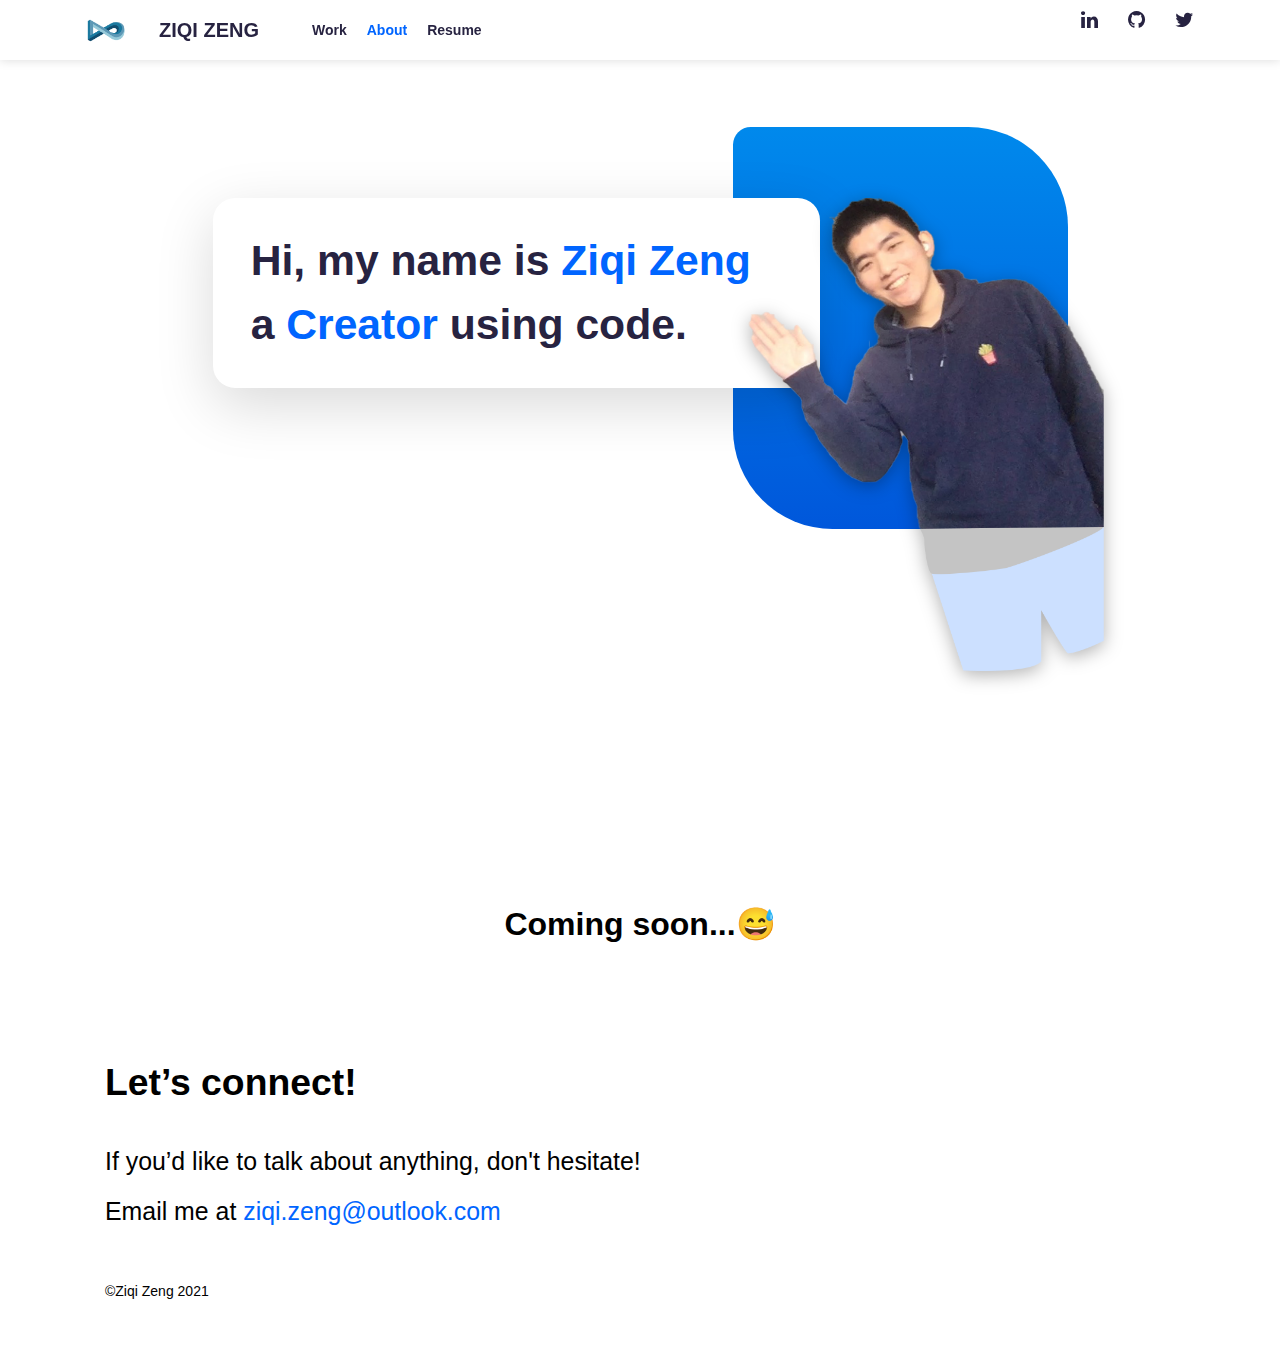
<file: about.html>
<!DOCTYPE html>
<html lang="en">

<head>
    <meta charset="UTF-8">
    <meta http-equiv="X-UA-Compatible" content="IE=edge">
    <!-- adding user-scalable=0, minimum-scale=1.0, maximum-scale=1.0 to make display or manipulate correctly -->
    <meta name="viewport"
        content="width=device-width, initial-scale=1.0, user-scalable=0, minimum-scale=1.0, maximum-scale=1.0">
    <!-- tag icon -->
    <link rel="shortcut icon" href="logo.png" type="image/x-icon">

    <!-- import normalize.css -->
    <link rel="stylesheet" href="css/normalize.css">



    <!-- change tab name -->
    <title>Ziqi Zeng</title>
    <!-- improve SEO -->
    <!-- don't need to add a tag <meta keywords> because google don't consider it as a ranking factor -->
    <meta name="description" content="Ziqi Zeng's portfolio focusing on Front-end development & UX design">

    <!-- required libraries -->
    <!-- for icons -->
    <link rel="stylesheet" href="https://cdnjs.cloudflare.com/ajax/libs/font-awesome/4.7.0/css/font-awesome.min.css" />
    <!-- for animation of elements -->
    <!-- <script src="https://unpkg.com/scrollreveal"></script> -->
    <!-- decide if your elements animate repeatly -->
    <!-- <script>
        ScrollReveal({ reset: false });
    </script> -->
    <!-- import flexible.js to set font-size of body automatically based on the width of window of browsers -->
    <script src="js/flexible.js"></script>

    <!-- using BootStrap 4.x.x for better for better stability and more references -->
    <!-- maybe using original css and js is a good choice to learn -->
    <!-- <link rel="stylesheet" href="https://cdn.jsdelivr.net/npm/bootstrap@4.6.0/dist/css/bootstrap.min.css"
        integrity="sha384-B0vP5xmATw1+K9KRQjQERJvTumQW0nPEzvF6L/Z6nronJ3oUOFUFpCjEUQouq2+l" crossorigin="anonymous"> -->
    <!-- import index.css, this css must be under the bootstrap.css because it need to override the properties of bootstrap.css -->
    <link rel="stylesheet" href="./css/index.css">
</head>

<body>
    <!-- nav start -->
    <nav class="navbar">
        <a class="nav-logo" href="./index.html"><img width="40" height="40" src="images/logo.png" alt=""><span>Ziqi
                Zeng</span>
        </a>
        <button href="#" class="burger">
            <div class="line1"></div>
            <div class="line2"></div>
        </button>
        <div class="nav-con">
            <ul class="nav-con-left">
                <li class="nav-item">
                    <a class="nav-link" href="./index.html#project">Work</span></a>
                </li>
                <li class="nav-item">
                    <a class="nav-link nav-current" href="./about.html">About</a>
                </li>
                <li class="nav-item">
                    <a class="nav-link" href="./documents/Resume.pdf">Resume</a>
                </li>
                <!-- <li class="nav-item">
                    <a class="nav-link" href="#">Etc.</a>
                </li> -->
            </ul>
            <ul class="nav-con-right">
                <li class="nav-item">
                    <a class="nav-link" href="https://www.linkedin.com/in/ziqi-zeng-a37843206/"><i
                            class="fa fa-linkedin"></i></a>
                </li>
                <li class="nav-item">
                    <a class="nav-link" href="https://github.com/zzzziqi"><i class="fa fa-github"></i></a>
                </li>
                <li class="nav-item">
                    <a class="nav-link" href="https://twitter.com/zzzziqi"><i class="fa fa-twitter"></i></a>
                </li>
            </ul>
        </div>

    </nav>
    <!-- nav end -->

    <div class="container">
        <!-- Hero start -->
        <div class="hero">
            <div class="bg"></div>
            <div class="hero-text">
                <h1>Hi, my name is <span>Ziqi Zeng</span>
                    a <span>Creator</span> using code.</h1>
            </div>
            <img class="hero-image" src="images/selfie.png" alt="">
            <div class="scroll-down"></div>
        </div>
        <!-- Hero end -->


        <!-- Brief start -->
        <div class="brief">
            <h4 style="text-align: center; font-size: 32px; margin-top: 100px;">Coming soon...😅</h4>
        </div>
        <!-- Brief end -->


        <div class="connect">
            <h4>Let’s connect!</h4>
            <p>If you’d like to talk about anything, don't hesitate!<br />
                Email me at <a href="mailto:ziqi.zeng@outlook.com">ziqi.zeng@outlook.com</a>
            </p>
            <a href="#" class="btt"></a>
            <small>&copy;Ziqi Zeng 2021</small>
        </div>
    </div>

    <script src="js/index.js"></script>
</body>

</html>
</file>
<file: css/index.css>
/* initialization */
a,
abbr,
acronym,
address,
applet,
b,
big,
blockquote,
body,
button,
caption,
center,
cite,
code,
dd,
del,
dfn,
div,
dl,
dt,
em,
fieldset,
font,
footer,
form,
h1,
h2,
h3,
h4,
h5,
h6,
header,
html,
i,
iframe,
img,
ins,
kbd,
label,
legend,
li,
nav,
object,
ol,
p,
pre,
q,
s,
samp,
section,
small,
span,
strike,
strong,
sub,
sup,
table,
tbody,
td,
tfoot,
th,
thead,
title,
tr,
tt,
u,
ul,
var {
  margin: 0;
  padding: 0;
  border: 0;
  outline: 0;
  vertical-align: baseline;
  background: transparent;
}

* {
  box-sizing: border-box;
}
a {
  text-decoration: none;
  color: #272341;
}
a:hover {
  color: #0065ff;
}

li {
  list-style: none;
}
/* In this time, I used prototype with width 1440px as my reference, so I change the the root font size of plugin cssrem to 144 */
body {
  min-width: 320px;
  width: 10rem;
  line-height: 1.5;
  font-family: Arial, Helvetica, sans-serif;
  /* height: 2000px; */
}

/* nav start */
.navbar {
  position: fixed;
  width: 100%;
  display: flex;
  align-items: center;
  height: 60px;
  box-shadow: 0px 0px 10px rgba(0, 0, 0, 0.15);
  padding: 8px 86px;
  z-index: 1000;
  background-color: #fff;
}

.nav-logo {
  display: flex;
  align-items: center;
  height: 40px;
  /* background-color: #c4c4c4; */
  font-size: 20px;
  font-weight: 700;
  margin-right: 43px;
  text-transform: uppercase;
  /* letter-spacing: 3px; */
}
.nav-logo img {
  vertical-align: middle;
  margin-right: 33px;
}

.nav-con {
  display: flex;
  flex: 1;
  justify-content: space-between;
}

.nav-con-left {
  flex: 1;
}
.nav-con-left a {
  display: block;
}
.nav-con-right {
  margin-right: -10px;
}
.nav-con-right .nav-link {
  margin-left: 10px;
}
.nav-con-left,
.nav-con-right {
  display: flex;
  /* align-items: center; */
}

.nav-link i {
  font-size: 20px;
}

.nav-current {
  color: #0065ff;
}

.nav-link {
  font-size: 14px;
  padding: 10px;
  font-weight: 700;
}

.burger {
  display: none;
}
.burger div {
  width: 25px;
  height: 3px;
  margin: 6px;
  border-radius: 1.5px;
  background-color: #272341;
  transition: all 0.3s ease-in;
}
/* nav end */

.container {
  /* background-color: pink; */
  margin: 0 auto;
  /* background-color: pink; */
}

/* hero start */
.hero {
  height: 6.25rem;
  position: relative;
}
.bg {
  position: absolute;
  width: 2.611111rem;
  height: 3.138889rem;
  left: calc(50% - 2.611111rem / 2 + 2.034722rem);
  top: 0.993056rem;
  background: linear-gradient(0deg, #0057db 0%, #0089ec 100%);
  border-radius: 0.138889rem 0.777778rem 0.777778rem 0.777778rem;
  opacity: 0;
  transition: all 0.3s ease-in;
}

.bg-display {
  opacity: 1;
}

.hero-text {
  position: absolute;
  width: 4.736111rem;
  height: 1.486111rem;
  padding: 0.236111rem 0.291667rem;
  left: calc(50% - 4.736111rem / 2 - 0.965278rem);
  top: 1.548611rem;
  background: #ffffff;
  box-shadow: 0px 0.138889rem 0.451389rem rgba(0, 0, 0, 0.15);
  border-radius: 0.173611rem;
  opacity: 0;
  transform: translateX(20%);
  transition: all 0.6s ease-out 0.5s;
}
.hero-text-display {
  opacity: 1;
  transform: translateX(0);
}

.hero-text h1 {
  font-family: Montserrat, Helvetica, sans-serif;
  font-weight: 600;
  font-size: 0.333333rem;
  color: #272341;
}

.hero-text span {
  color: #0065ff;
}

/* embed {
  position: absolute;
  width: 2.791667rem;
  height: 3.694444rem;
  left: calc(50% - 2.611111rem / 2 + 1.854167rem);
  top: 1.548611rem;
  transform: translateX(10%);
  transition: all 0.5s ease-out;
  opacity: 0;

  filter: drop-shadow(0 0.034722rem 0.069444rem rgba(0, 0, 0, 0.3));
} */
.hero-image {
  position: absolute;
  width: 2.791667rem;
  height: 3.694444rem;
  left: calc(50% - 2.611111rem / 2 + 1.854167rem);
  top: 1.548611rem;
  transform: translateX(50%);
  transition: all 0.5s ease-out;
  opacity: 0;

  filter: drop-shadow(0 0.034722rem 0.069444rem rgba(0, 0, 0, 0.3));
}
.hero-image-display {
  transform: translateX(10%);
  opacity: 1;
}
.brief {
  opacity: 0;
  transform: translateX(-5%);
  transition: all 0.3s ease 1.8s;
}
.brief h4 {
  font-size: 0.291667rem;
  font-weight: 600;
  margin-bottom: 0.208333rem;
}
.brief p {
  padding-bottom: 0.208333rem;
  font-size: 0.194444rem;
  line-height: 2;
  margin-bottom: 0.555556rem;
}
.scroll-down {
  position: absolute;
  bottom: 0.347222rem;
  left: 50%;
  transform: translateX(-50%);
}
.scroll-down a {
  display: block;
  width: 0.361111rem;
  height: 0.361111rem;
  border-radius: 50%;
  line-height: 0.361111rem;
  text-align: center;
  font-size: 0.208333rem;
}

.text-animation {
  opacity: 1;
  transform: translateX(0px);
}

.scroll-down a i {
  /* animation: name duration timing-function delay iteration-count direction fill-mode; */
  animation: arrow-animation 0.5s ease-in infinite alternate;
}

@keyframes arrow-animation {
  from {
    transform: translateY(-80%);
  }

  to {
    transform: translateY(0%);
  }
}

/* hero end */

/* Project Start */
/* because I will use the css grid feature, so there are some compatibility issues for old version browsers.
 */
.project h4 {
  font-size: 0.291667rem;
  font-weight: 600;
  line-height: 1.5;
  margin-bottom: 0.208333rem;
}
.project-container,.article-container {
  margin-bottom: 8vh;
  display: grid;
  grid-template-columns: repeat(5, 1fr);
  gap: 0.111111rem;
}
.project-container .project-item,.article-container .article-item {
  position: relative;
  overflow: hidden;
  /* background: pink; */
  height: 200px;
  border-radius: 25px;
  box-shadow: 0 2px 40px 0 rgba(0, 0, 0, 0.07);
  /* transition: all 0.3s ease; */
  transition: box-shadow 0.3s ease-out, transform 0.3s ease-out;
  /* opacity 0.2s ease-out; */
}
.project-container .project-item:hover,.article-container .article-item:hover  {
  box-shadow: 0px 4px 10px rgba(0, 0, 0, 0.3);
  transform: translate(0, -4px);
}
.project-container .project-item:first-child {
  grid-column: span 3;
  grid-row: span 4;
  height: auto;
}
.project-container .project-item:nth-child(n + 2) {
  grid-column: span 2;
  grid-row: span 2;
}
.project-container .project-item:nth-child(4) {
  grid-column: span 2;
}
.project-container .project-item:nth-child(5) {
  grid-column: span 3;
}
.project-item a, .article-item a {
  display: block;
  width: 100%;
  height: 100%;
}

/* setting the effect of hovering, it is easier than using JS */

.project-item a .mask,
.project-item a img, .article-item a .mask, .article-item a img {
  transition: all 0.5s ease;
}
.project-item a h6, .article-item a h6 {
  line-height: 150%;
  z-index: 999;
}
.project-item:nth-child(-n + 5) a:hover span.mask {
  opacity: 0;
}
.project-item:nth-child(-n + 5) a:hover img {
  filter: none;
}

.project-item .mask, .article-item .mask {
  display: block;
  width: 100%;
  height: 100%;
  background: linear-gradient(
    90deg,
    rgba(0, 0, 0, 0.6) 0%,
    rgba(115, 115, 115, 0.6) 100%
  );
}

.project-item img, .article-item img {
  position: absolute;
  top: 0;
  right: 0;
  z-index: -1;
  width: 100%;
  height: auto;
}
.project-item a .drone {
  top: 65px;
  right: -7px;
  width: 172px;
  height: auto;
}
.project-item a .drone,
.project-item a .drone-base {
  display: none;
}
.project-item a:hover .drone-base {
  display: block;
}
.project-item a:hover .drone {
  display: block;
  animation: 3s ease-in-out 0.3s infinite alternate fly;
  z-index: 999;
}
@keyframes fly {
  0% {
    transform: translate(0, 0);
  }
  40% {
    transform: translate(-25px, -66px);
  }
  60% {
    transform: translate(-25px, -60px);
  }
  80% {
    transform: translate(-25px, -66px);
  }
  100% {
    transform: translate(-25px, -60px);
  }
  /* 100% {
    transform: translate(0, 0);
  } */
}

.project-item a h6, .article-item a h6 {
  margin-left: 0.243056rem;
  margin-right: 0.243056rem;
}

.project-item a h6:nth-child(1) {
  color: #fff;
  position: absolute;
  top: 50%;
  transform: translateY(-125%);
  font-weight: 400;
  padding: 6px 15px;
  border-radius: 18px;
  background: linear-gradient(90deg, #0057db 0%, #0089ec 100%);
}
.project-item a h6:nth-child(2) {
  font-weight: 400;
  position: absolute;
  padding-left: 10px;
  padding-right: 10px;
  top: 50%;
  width: 50%;
  /* height: 0.625rem; */

  color: #fff;
}
.project-item a:hover h6:nth-child(2) {
  background: rgba(0, 0, 0, 0.4);
  border-radius: 10px;
}

.project-item:last-child a h6:first-child {
  background: linear-gradient(90deg, #0057db 0%, #0089ec 100%);
}

.gray {
  -webkit-filter: grayscale(100%);
  -moz-filter: grayscale(100%);
  -ms-filter: grayscale(100%);
  -o-filter: grayscale(100%);

  filter: grayscale(100%);

  filter: gray;
}
/* Project End */

/* Connect Start */
.connect {
  margin-top: 0.833333rem;
  margin-bottom: 0.444444rem;
}
.connect h4 {
  font-size: 0.291667rem;
  margin-bottom: 0.208333rem;
}
.connect p {
  font-size: 0.194444rem;
  line-height: 2;
}

.connect a {
  color: #0065ff;
}
.connect > a {
  display: none;
}

.connect small {
  display: block;
  margin-top: 0.347222rem;
  font-size: 14px;
}
/* Connect End */

/* using media to fit every screen dynamically */
/* In this time, I used prototype with width 374px as my reference, so I change the the root font size of plugin cssrem to 37.4 */

@media screen and (max-width: 767px) {
  /* nav start */
  .nav-logo img {
    margin-right: 20px;
    z-index: 100;
  }
  .nav-logo,
  .burger {
    z-index: 100;
  }
  .burger {
    display: block;
    cursor: pointer;
  }

  .burger-toggle .line1 {
    transform-origin: center;
    transform: translateY(4.5px) rotate(-45deg);
  }
  .burger-toggle .line2 {
    transform-origin: center;
    transform: translateY(-4.5px) rotate(45deg);
  }

  .navbar {
    display: flex;
    justify-content: space-between;
    padding: 8px 14px;
  }
  .nav-con {
    position: absolute;
    top: 60px;
    left: 0;
    display: flex;
    flex-direction: column;
    height: 200px;
    width: 100%;
    text-align: center;
    background-color: #fff;
    box-shadow: 0px 20px 20px -20px rgba(0, 0, 0, 0.15);
    transform: translateY(-260px);
    /* display: none; */
    opacity: 0;
    transition: all 0.3s ease-out;
  }
  .nav-con-toggle {
    opacity: 1;
    transform: translateY(0);
  }
  .nav-con-left a {
    display: block;
    height: 40px;
  }
  .nav-con-left {
    flex: 80%;
    display: flex;
    flex-direction: column;
    justify-content: space-around;
  }
  .nav-con-right {
    display: flex;
    justify-content: center;
    align-items: center;
    flex: 20%;
    font-size: 20px;
  }
  .nav-con-right .nav-link {
    margin: 0;
    line-height: 40px;
  }
  .nav-item {
    opacity: 0;
  }

  @keyframes text-animation-in {
    from {
      opacity: 0;
      transform: translateY(-30px);
    }
    to {
      opacity: 1;
      transform: translateY(0);
    }
  }

  @keyframes text-animation-out {
    from {
      opacity: 1;
    }
    to {
      opacity: 0;
    }
  }
  /* nav end */

  .container {
    width: 100%;
  }
  .hero-text {
    position: absolute;
    width: 8.266667rem;
    height: 2.293333rem;
    left: calc(50% - 8.266667rem / 2);
    top: 3.04rem;

    box-shadow: 0px 0.533333rem 1.733333rem rgba(0, 0, 0, 0.15);
    border-radius: 0.666667rem;
  }
  .bg {
    position: absolute;
    width: 8.266667rem;
    height: 8.346667rem;
    left: calc(50% - 8.266667rem / 2);
    top: 3.04rem;
    border-radius: 1.52rem 1.813333rem 0.64rem 2.773333rem;
  }
  .hero {
    height: 14.666667rem;
  }
  .hero-text h1 {
    font-size: 0.534759rem;
  }
  .hero-image {
    position: absolute;
    width: 6.906667rem;
    height: 9.146667rem;
    left: 1.093333rem;
    top: 4.986667rem;
  }

  .scroll-down a {
    display: none;
  }

  .brief {
    width: 8.96rem;
    margin: 0 auto 2rem;
  }
  .brief h4 {
    font-size: 0.64rem;
  }
  .brief p {
    font-size: 0.533333rem;
  }

  /* Project start */
  .project {
    width: 8.96rem;
    margin: 0 auto 2rem;
  }
  .project h4 {
    font-size: 0.64rem;
  }
  .project-container {
    display: flex;
    flex-direction: column;
    gap: 0.2rem;
    margin-bottom: 100px;
  }
  .project-container .project-item:nth-child(n) {
    height: 400px;
    /* background-color: purple; */
  }
  .project-item {
    margin-top: 10px;
  }

  .project-item img {
    height: auto;
    width: 100%;
  }
  .project-item:nth-child(n + 4) img {
    height: 100%;
    width: auto;
    object-fit: cover;
  }
  .project-item:nth-child(5) img {
    height: 100%;
    width: 100%;
    object-fit: cover;
  }

  .project-item:nth-child(4) .drone {
    top: 132px;
    right: -10px;
    width: 330px;
    height: auto;
  }
  /* Project end */

  /* Connect start */
  .connect {
    width: 8.96rem;
    margin: 0 auto;
  }
  .connect h4 {
    font-size: 0.64rem;
    width: 8.96rem;
    margin: 0 auto;
  }
  .connect p {
    font-size: 0.533333rem;
    margin-bottom: 1.333333rem;
  }
  .connect > a {
    color: #272341;
    display: block;
    text-align: center;
  }
  .connect .fa-chevron-up::before {
    color: #0065ff;
  }
  .connect i p {
    margin: 0;
    font-family: Arial, Helvetica, sans-serif;
    font-size: 0.373333rem;
  }
  .connect .fa-chevron-up::before {
    display: block;
  }
  .connect small {
    text-align: center;
    margin-top: 0.8rem;
    margin-bottom: 0.533333rem;
  }

  /* Connect end */
}

@media screen and (min-width: 768px) {
  .container {
    width: 650px;
  }
  .project-item img {
    position: absolute;
    top: 0;
    right: 0;
    z-index: -1;
    width: auto;
    height: 100%;
  }
  .project-item:nth-child(-n + 2) a img {
    width: 100%;
    height: 100%;
    object-fit: cover;
  }
  .project-item:last-child img{
    width: 100%;
    height: auto;
  }
  .project-item a h6, .article-item a h6 {
    font-size: 16px;
  }
}

@media screen and (min-width: 992px) {
  .container {
    width: 850px;
  }
  .project-item img {
    position: absolute;
    top: 0;
    right: 0;
    z-index: -1;
    width: 100%;
    height: auto;
  }
  .project-item:nth-child(4) img {
    width: auto;
    height: 100%;
  }
  .project-item:nth-child(4) .drone {
    top: 64px;
    right: -6px;
    width: 170px;
    height: auto;
  }

  .project-item a h6 {
    font-size: 18px;
  }
}

@media screen and (min-width: 1200px) {
  .container {
    width: 1070px;
  }
  .project-item:nth-child(4) img {
    height: auto;
    width: 100%;
  }
  .project-item:nth-child(4) .drone {
    top: 76px;
    right: -7px;
    width: 196px;
    height: auto;
  }
}

/* adding other media query to adjust my picture (may adjust my pictures as the same size can reduce the amount of CSS code for responsive website) */
@media screen and (max-width: 640px) {
  .project-item img {
    height: 100%;
    width: auto;
  }
  .project-item:nth-child(-n + 3) a img {
    width: 100%;
    height: 100%;
    object-fit: cover;
  }
}
@media screen and (max-width: 600px) {
  .project-item:nth-child(1) img {
    height: auto;
    width: 100%;
  }
  .project-item:nth-child(3) img {
    height: 100%;
    width: auto;
  }
}
@media screen and (max-width: 520px) {
  .project-item:nth-child(-n + 2) a img {
    height: 100%;
    object-fit: cover;
  }
  .project-item a h6:nth-child(2) {
    width: auto;
  }
}
</file>
<file: todolists-oop/style.css>
* {
  padding: 0;
  margin: 0;
  font-family: sans-serif;
  -webkit-box-sizing: border-box;
          box-sizing: border-box;
}

em {
  font-style: normal;
}

body {
  background: #2948ff;
  background: -webkit-gradient(linear, left top, right top, from(#396afc), to(#2948ff));
  background: linear-gradient(to right, #396afc, #2948ff);
  -webkit-tap-highlight-color: transparent;
}

i,
svg {
  pointer-events: none;
}

ul {
  list-style-type: none;
}

.todo-container {
  display: -webkit-box;
  display: -ms-flexbox;
  display: flex;
  -webkit-box-orient: vertical;
  -webkit-box-direction: normal;
      -ms-flex-direction: column;
          flex-direction: column;
  -webkit-box-align: center;
      -ms-flex-align: center;
          align-items: center;
  padding-bottom: 200px;
  padding-top: 100px;
}

.todo-container .music-video {
  display: none;
  margin-bottom: 2rem;
}

.todo-container .title {
  min-width: 320px;
  max-width: 700px;
  width: 80vw;
  position: relative;
}

.todo-container .title .inspiration {
  margin-top: 40px;
  font-size: 1.8rem;
  font-weight: 400;
}

.todo-container .title h1 {
  font-size: 3rem;
  font-weight: 400;
  color: #fff;
}

.todo-container .title h1 em {
  font-weight: 700;
}

.todo-container .title h3 {
  color: #fff;
  font-weight: 300;
  font-size: 1.6rem;
  margin-top: 12px;
}

.todo-container .title .more-option,
.todo-container .title .music {
  width: 30px;
  height: 30px;
  position: absolute;
  top: 0;
  right: 0;
  border: none;
  cursor: pointer;
  border-radius: 6px;
  -webkit-transition: all 0.3s ease;
  transition: all 0.3s ease;
}

.todo-container .title .more-option:hover,
.todo-container .title .music:hover {
  background: #d6d6d6;
}

.todo-container .title .more-option .more-icon,
.todo-container .title .music .more-icon {
  display: -webkit-box;
  display: -ms-flexbox;
  display: flex;
  -ms-flex-pack: distribute;
      justify-content: space-around;
  padding: 2px;
}

.todo-container .title .more-option .more-icon li,
.todo-container .title .music .more-icon li {
  width: 5px;
  height: 5px;
  background: #2948ff;
  border-radius: 50%;
}

.todo-container .title .music {
  top: 15px;
  border-radius: 15px;
  background: #fff;
  color: #2948ff;
}

.todo-container .title .music .shadow {
  background: rgba(255, 255, 255, 0.2);
  width: 100%;
  height: 100%;
  position: absolute;
  top: 0;
  right: 0;
  z-index: -1;
  border-radius: 15px;
}

.todo-container .title .active {
  background: #2948ff;
  color: #fff;
}

.todo-container .title .active i {
  -webkit-animation: 3s linear 0s infinite rotation;
          animation: 3s linear 0s infinite rotation;
}

.todo-container .title .active .shadow {
  -webkit-animation: 1s ease-in-out 0s infinite alternate playEffect;
          animation: 1s ease-in-out 0s infinite alternate playEffect;
}

.todo-container .title .active .shadow:last-child {
  -webkit-animation: 1s ease-in-out 0s infinite alternate playEffect2;
          animation: 1s ease-in-out 0s infinite alternate playEffect2;
}

@-webkit-keyframes rotation {
  from {
    -webkit-transform: rotate(0);
            transform: rotate(0);
  }
  to {
    -webkit-transform: rotate(360deg);
            transform: rotate(360deg);
  }
}

@keyframes rotation {
  from {
    -webkit-transform: rotate(0);
            transform: rotate(0);
  }
  to {
    -webkit-transform: rotate(360deg);
            transform: rotate(360deg);
  }
}

@-webkit-keyframes playEffect {
  from {
    -webkit-transform: scale(1.2);
            transform: scale(1.2);
  }
  to {
    -webkit-transform: scale(1.4);
            transform: scale(1.4);
  }
}

@keyframes playEffect {
  from {
    -webkit-transform: scale(1.2);
            transform: scale(1.2);
  }
  to {
    -webkit-transform: scale(1.4);
            transform: scale(1.4);
  }
}

@-webkit-keyframes playEffect2 {
  from {
    -webkit-transform: scale(1.2);
            transform: scale(1.2);
  }
  to {
    -webkit-transform: scale(1.8);
            transform: scale(1.8);
  }
}

@keyframes playEffect2 {
  from {
    -webkit-transform: scale(1.2);
            transform: scale(1.2);
  }
  to {
    -webkit-transform: scale(1.8);
            transform: scale(1.8);
  }
}

.todo-container .adding {
  display: -webkit-box;
  display: -ms-flexbox;
  display: flex;
  -webkit-box-align: center;
      -ms-flex-align: center;
          align-items: center;
  padding: 14px;
  margin-top: 40px;
  height: 46px;
  min-width: 320px;
  max-width: 700px;
  width: 80vw;
  background: #fff;
  border-radius: 10px;
}

.todo-container .adding input {
  outline: none;
  border: none;
  padding-left: 20px;
  font-size: 1.2rem;
  color: #1d1d1d;
  -webkit-box-flex: 1;
      -ms-flex: 1;
          flex: 1;
  font-weight: 300;
  caret-color: #1d1d1d;
}

.todo-container .adding input::-webkit-input-placeholder {
  color: #808080;
}

.todo-container .adding .adding-icon {
  -webkit-transition: all 0.3s ease;
  transition: all 0.3s ease;
  border: none;
  background: transparent;
  font-size: 1.6rem;
  color: #2948ff;
  cursor: pointer;
}

.todo-container .adding .adding-icon:hover {
  color: #1d36c7;
}

.todo-container .progress {
  min-width: 320px;
  max-width: 700px;
  width: 80vw;
  text-align: center;
  color: #fff;
}

.todo-container .progress .progress-external-bar {
  height: 1.2rem;
  border-radius: 0.6rem;
  width: 100%;
  background: #fff;
  margin-top: 40px;
  display: -webkit-box;
  display: -ms-flexbox;
  display: flex;
  -webkit-box-orient: vertical;
  -webkit-box-direction: normal;
      -ms-flex-direction: column;
          flex-direction: column;
  -webkit-box-pack: center;
      -ms-flex-pack: center;
          justify-content: center;
  padding-left: 0.3rem;
  margin-bottom: 6px;
}

.todo-container .progress .progress-external-bar::after {
  content: "";
  display: block;
  width: 80%;
  height: 0.8rem;
  background: #2948ff;
  border-radius: 0.4rem;
}

.todo-container .todo-lists,
.todo-container .completed {
  margin-top: 24px;
  min-width: 320px;
  max-width: 700px;
  width: 80vw;
}

.todo-container .todo-lists .todo-lists-title,
.todo-container .todo-lists .completed-title,
.todo-container .completed .todo-lists-title,
.todo-container .completed .completed-title {
  height: 20px;
  width: 100px;
  background: #fff;
  border-radius: 10px;
  line-height: 20px;
  text-align: center;
  font-weight: normal;
}

.todo-container .todo-lists .todo-list,
.todo-container .completed .todo-list {
  position: relative;
  min-width: 320px;
  max-width: 700px;
  width: 80vw;
  height: 46px;
  background: #fff;
  margin-top: 8px;
  border-radius: 10px;
  display: -webkit-box;
  display: -ms-flexbox;
  display: flex;
  -webkit-box-align: center;
      -ms-flex-align: center;
          align-items: center;
  padding: 0 14px;
}

.todo-container .todo-lists .todo-list .tick,
.todo-container .completed .todo-list .tick {
  width: 26px;
  height: 26px;
  cursor: pointer;
  border: 4px solid #2948ff;
  border-radius: 13px;
  background: transparent;
}

.todo-container .todo-lists .todo-list p,
.todo-container .todo-lists .todo-list input,
.todo-container .completed .todo-list p,
.todo-container .completed .todo-list input {
  padding-left: 20px;
  padding-right: auto;
  font-size: 1.2rem;
  color: #1d1d1d;
  -webkit-box-flex: 1;
      -ms-flex: 1;
          flex: 1;
  overflow: hidden;
  text-overflow: ellipsis;
  white-space: nowrap;
}

.todo-container .todo-lists .todo-list input,
.todo-container .completed .todo-list input {
  outline: 2px solid #203bd4;
  padding-left: 6px;
  margin-left: 14px;
  border: none;
  padding-top: 4px;
  padding-bottom: 4px;
}

.todo-container .todo-lists .todo-list .countdown-container,
.todo-container .completed .todo-list .countdown-container {
  position: absolute;
  right: 130px;
  width: 10rem;
  height: 2rem;
  overflow: hidden;
}

.todo-container .todo-lists .todo-list .countdown-container .countdown,
.todo-container .completed .todo-list .countdown-container .countdown {
  display: -webkit-box;
  display: -ms-flexbox;
  display: flex;
  -webkit-transform: translateX(110%);
          transform: translateX(110%);
  -webkit-transition: all 0.3s ease;
  transition: all 0.3s ease;
  -webkit-box-pack: space-evenly;
      -ms-flex-pack: space-evenly;
          justify-content: space-evenly;
  background: #2948ff;
  border-radius: 6px;
}

.todo-container .todo-lists .todo-list .countdown-container .countdown button,
.todo-container .completed .todo-list .countdown-container .countdown button {
  border: none;
  background: transparent;
  cursor: pointer;
  color: #fff;
}

.todo-container .todo-lists .todo-list .countdown-container .countdown .clock-timer,
.todo-container .completed .todo-list .countdown-container .countdown .clock-timer {
  line-height: 2rem;
  color: #fff;
}

@media (max-width: 430px) {
  .todo-container .todo-lists .todo-list .countdown-container,
  .todo-container .completed .todo-list .countdown-container {
    width: 9rem;
  }
}

.todo-container .todo-lists .todo-list .clock,
.todo-container .todo-lists .todo-list .trash,
.todo-container .completed .todo-list .clock,
.todo-container .completed .todo-list .trash {
  cursor: pointer;
  background: transparent;
  color: #8d8d8d;
  font-size: 20px;
  font-weight: 700;
  margin: 0 20px;
  border: none;
  -webkit-transition: all 0.2s ease;
  transition: all 0.2s ease;
}

.todo-container .todo-lists .todo-list .clock:hover,
.todo-container .completed .todo-list .clock:hover {
  color: #2948ff;
}

.todo-container .todo-lists .todo-list .trash:hover,
.todo-container .completed .todo-list .trash:hover {
  color: #f09937;
}

.todo-container .todo-lists {
  display: none;
}

.todo-container .completed {
  display: none;
}

.todo-container .completed .todo-list .tick {
  color: #808080;
  font-size: 1.6rem;
  line-height: 1.6rem;
  border: none;
}

.todo-container .completed .todo-list p {
  color: #808080;
  font-weight: 300;
}

.todo-container .delete-list-warning {
  position: absolute;
  height: 100vh;
  width: 100vw;
  background: rgba(0, 0, 0, 0.4);
  display: none;
}

.todo-container .delete-list-warning .panel {
  position: absolute;
  top: 50%;
  left: 50%;
  -webkit-transform: translate(-50%, -50%);
          transform: translate(-50%, -50%);
  display: -webkit-box;
  display: -ms-flexbox;
  display: flex;
  -webkit-box-orient: vertical;
  -webkit-box-direction: normal;
      -ms-flex-direction: column;
          flex-direction: column;
  -webkit-box-align: center;
      -ms-flex-align: center;
          align-items: center;
  -webkit-box-pack: center;
      -ms-flex-pack: center;
          justify-content: center;
  width: 300px;
  height: 150px;
  border-radius: 10px;
  background: #fff;
  -webkit-box-shadow: 0px 6px 10px rgba(0, 0, 0, 0.4);
          box-shadow: 0px 6px 10px rgba(0, 0, 0, 0.4);
}

.todo-container .delete-list-warning .panel h6 {
  font-size: 1rem;
  width: 80%;
  text-align: center;
  font-weight: 700;
  margin-bottom: 10px;
}

.todo-container .delete-list-warning .panel p {
  font-size: 0.8rem;
  margin-bottom: 20px;
}

.todo-container .delete-list-warning .panel .warnig-control {
  display: -webkit-box;
  display: -ms-flexbox;
  display: flex;
  -webkit-box-pack: justify;
      -ms-flex-pack: justify;
          justify-content: space-between;
  width: 210px;
}

.todo-container .delete-list-warning .panel .warnig-control button {
  cursor: pointer;
  border-radius: 6px;
  width: 100px;
  height: 30px;
  border: none;
  background: #d8d8d8;
  -webkit-transition: all 0.3s ease;
  transition: all 0.3s ease;
}

.todo-container .delete-list-warning .panel .warnig-control button:hover {
  background: #c9c9c9;
}

.todo-container .delete-list-warning .panel .warnig-control button:nth-child(2) {
  background: #2948ff;
  color: #fff;
}

.todo-container .delete-list-warning .panel .warnig-control button:nth-child(2):hover {
  background: #203bd4;
}
/*# sourceMappingURL=style.css.map */
</file>
